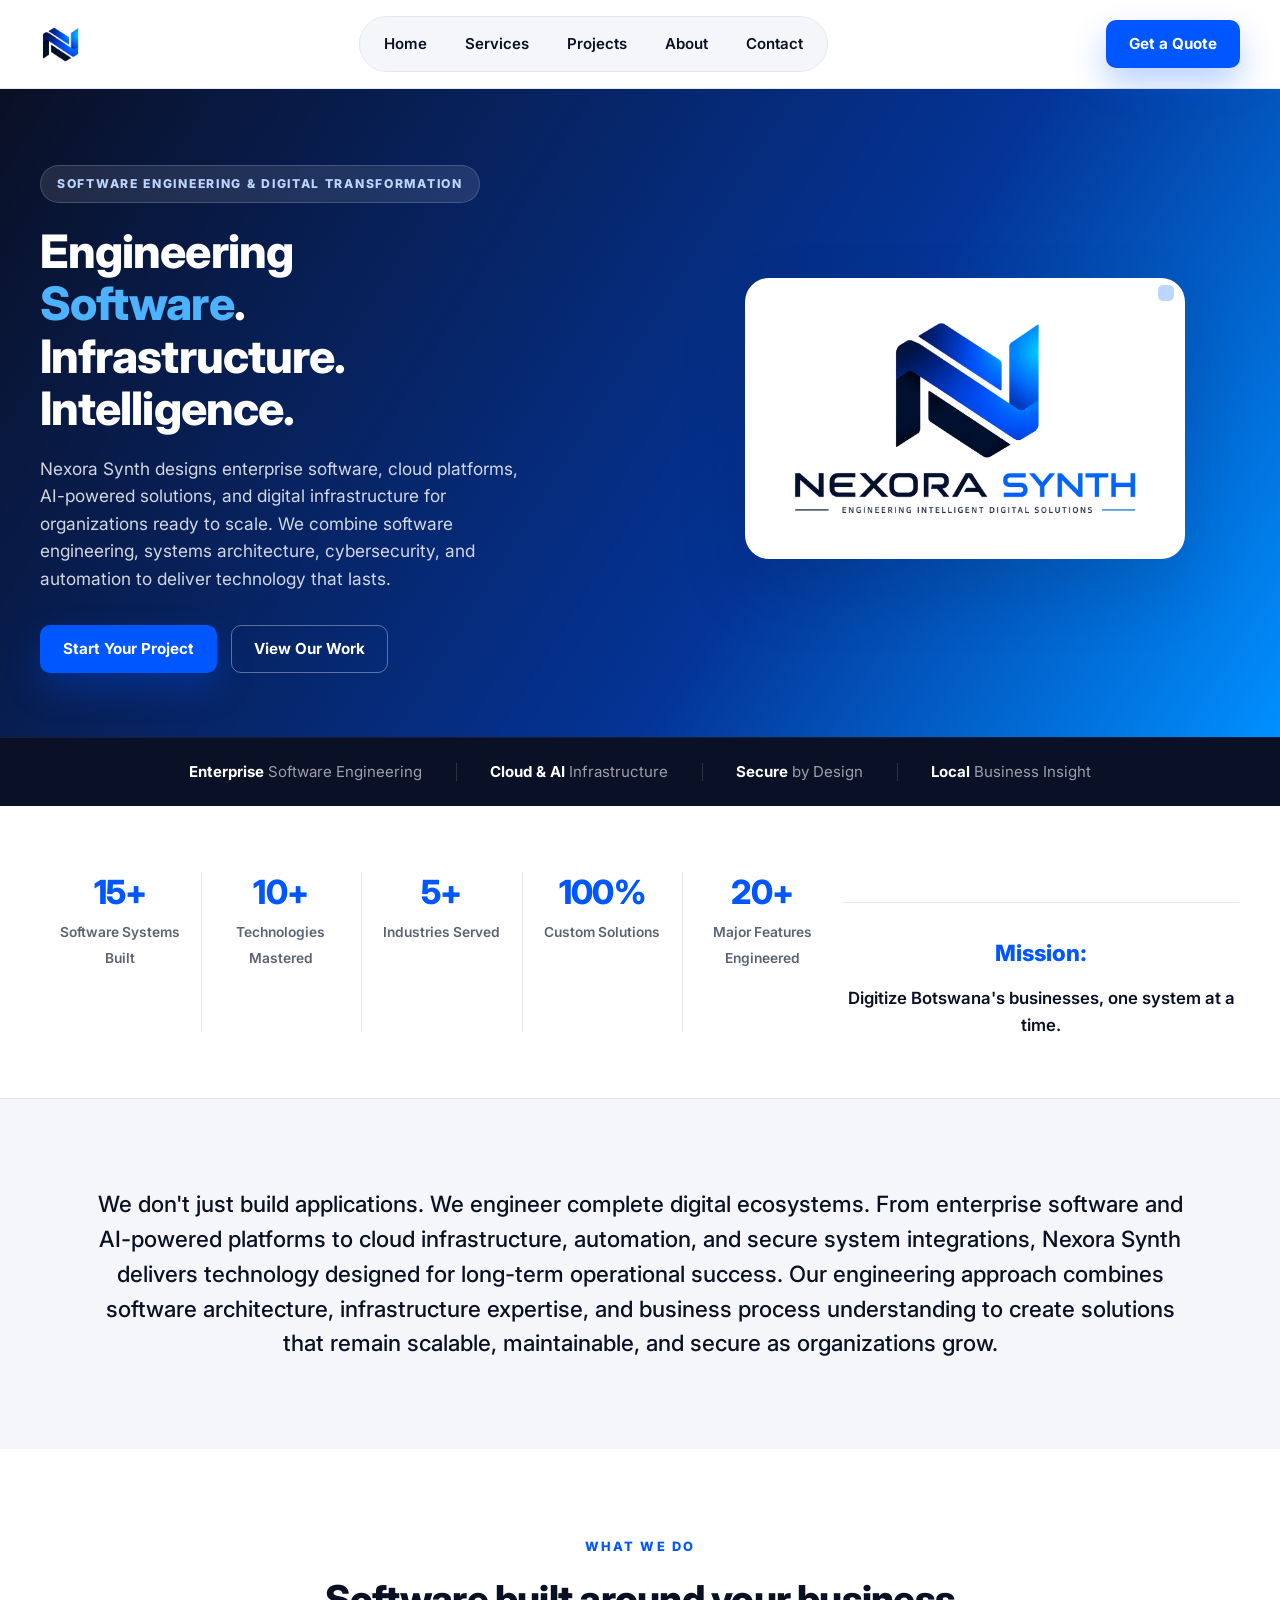
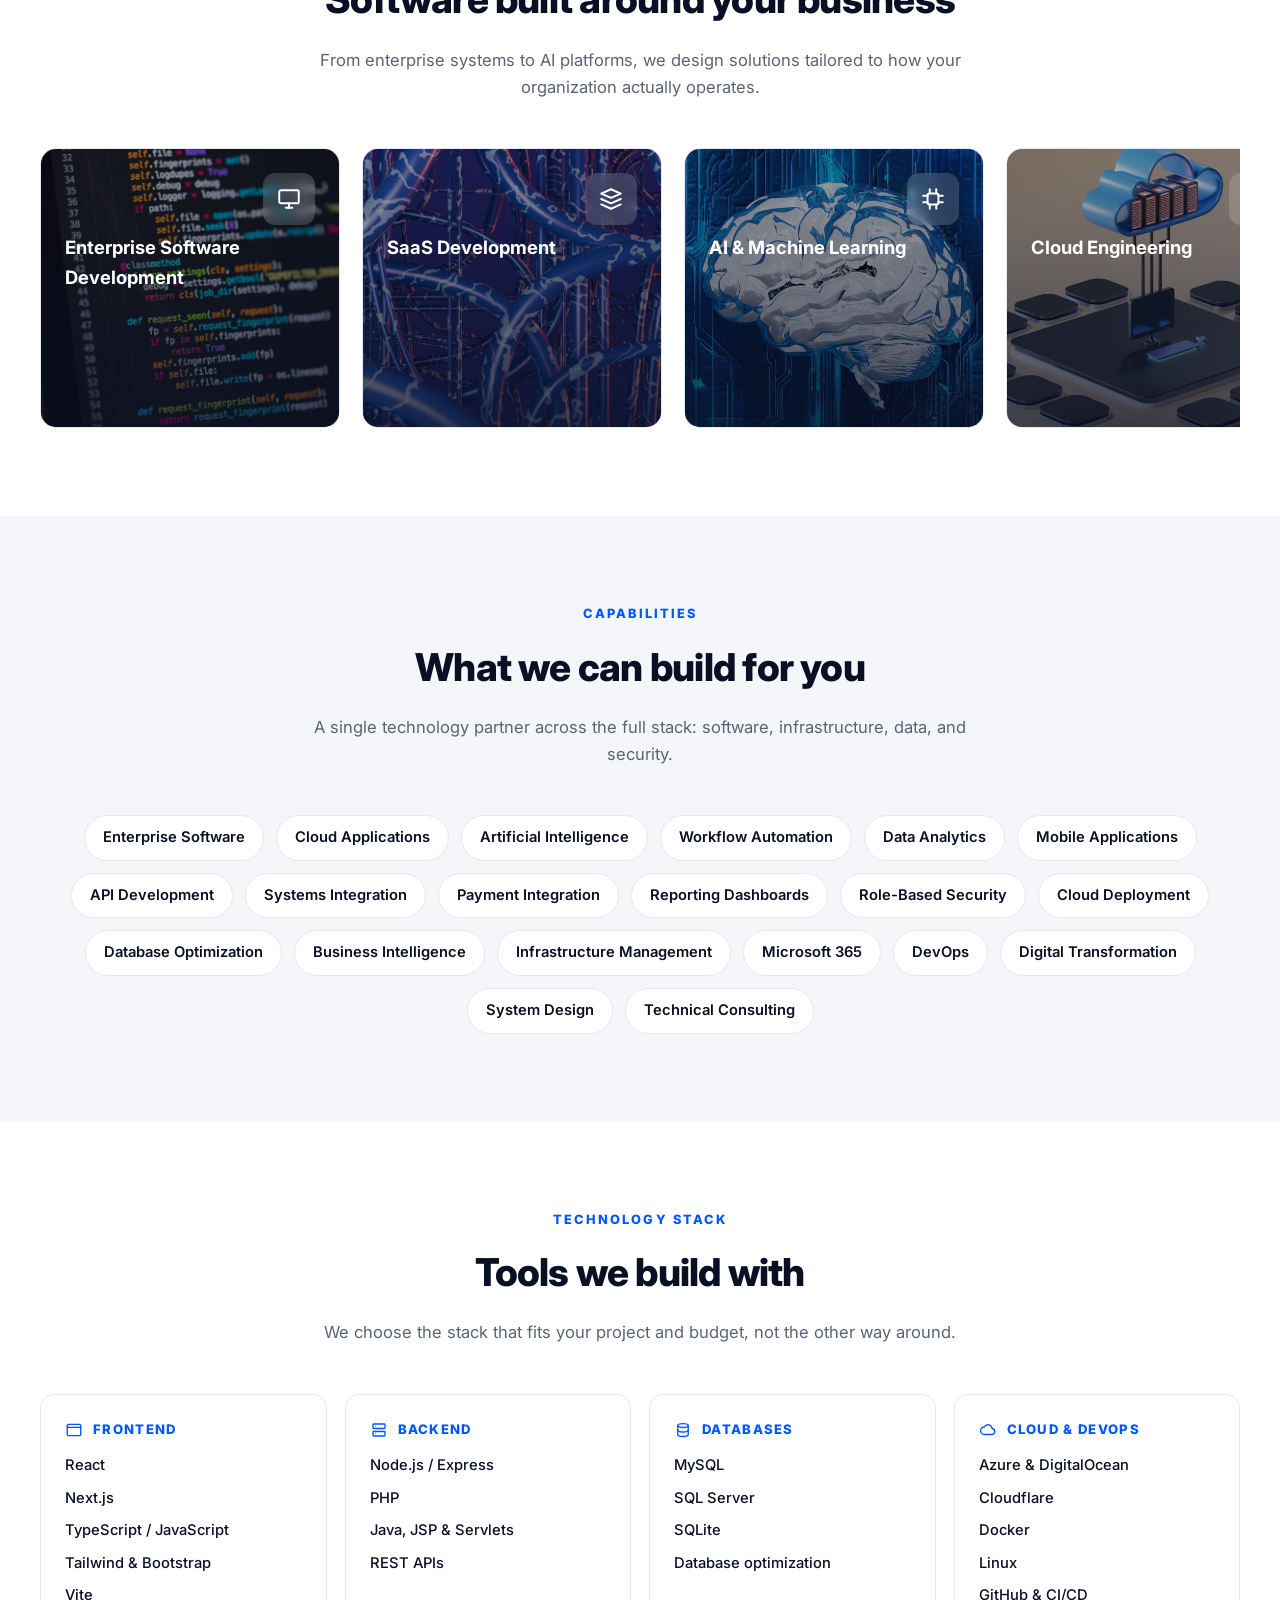
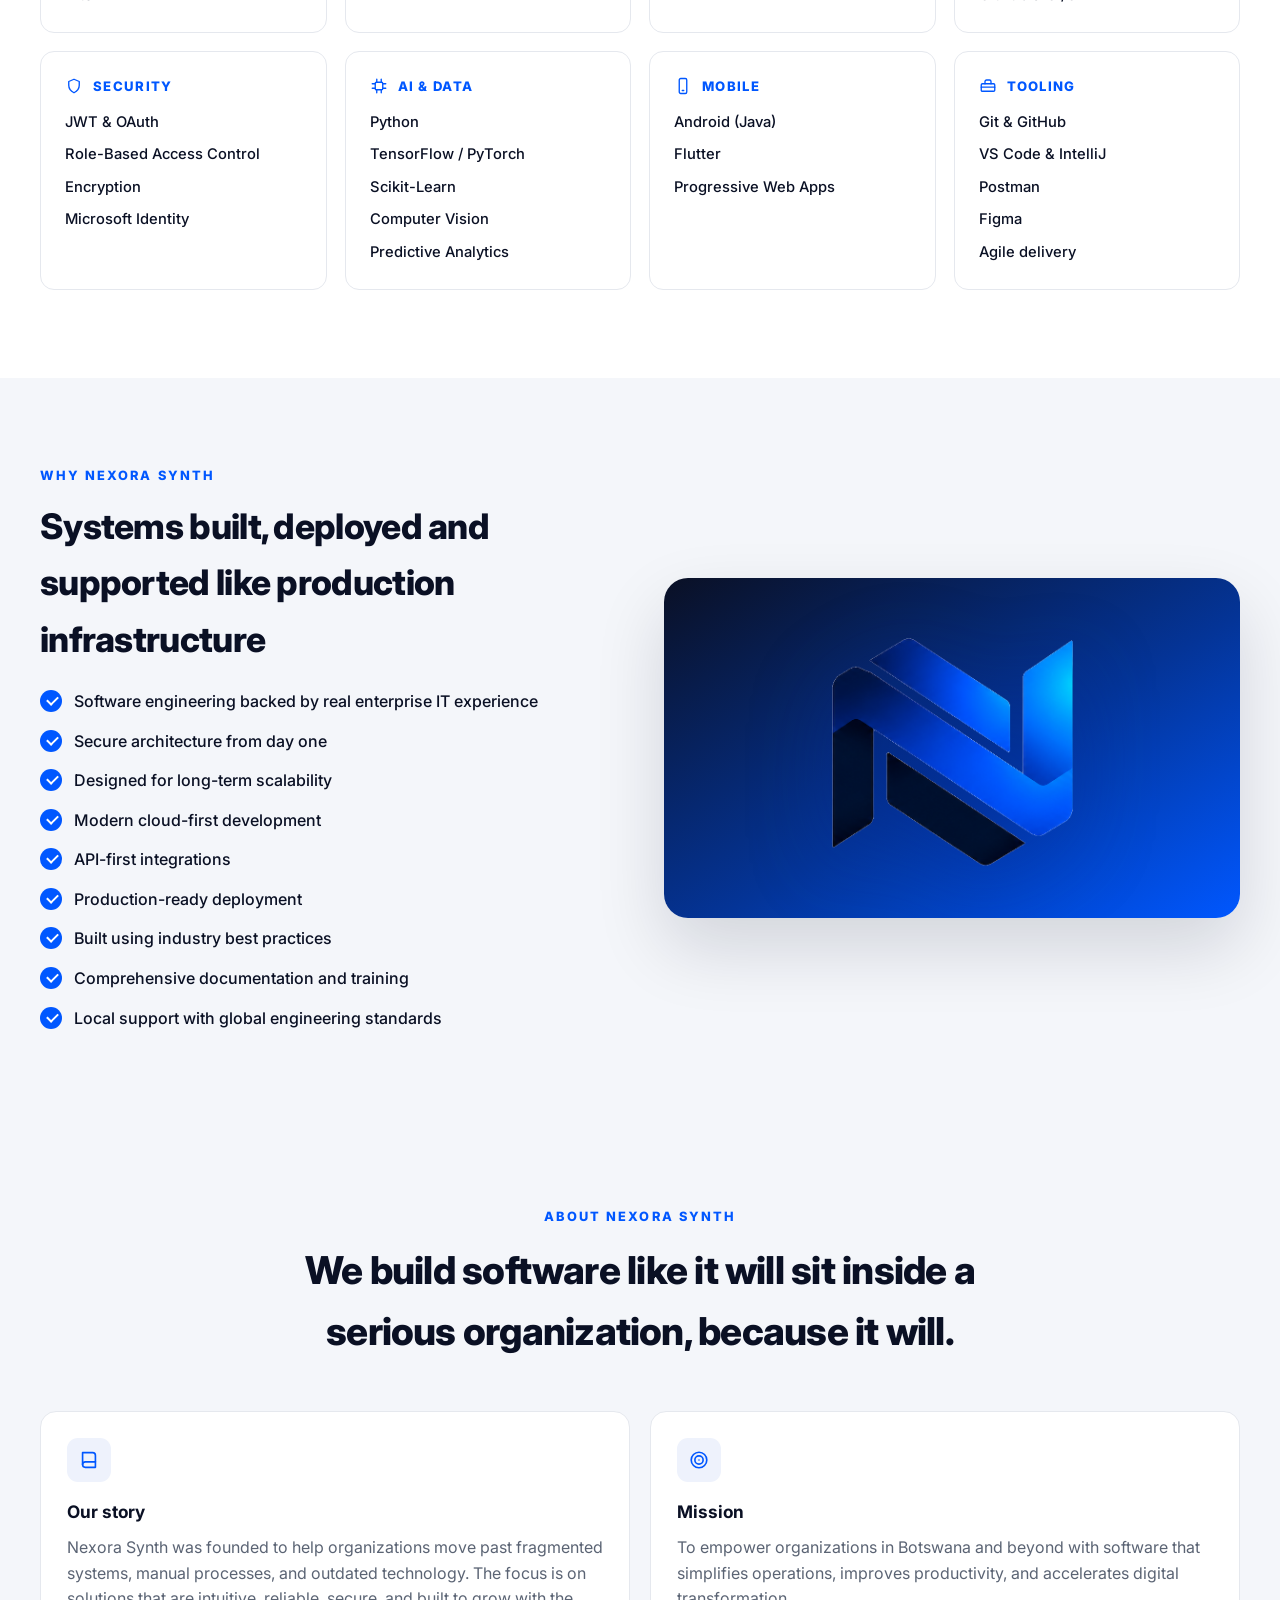
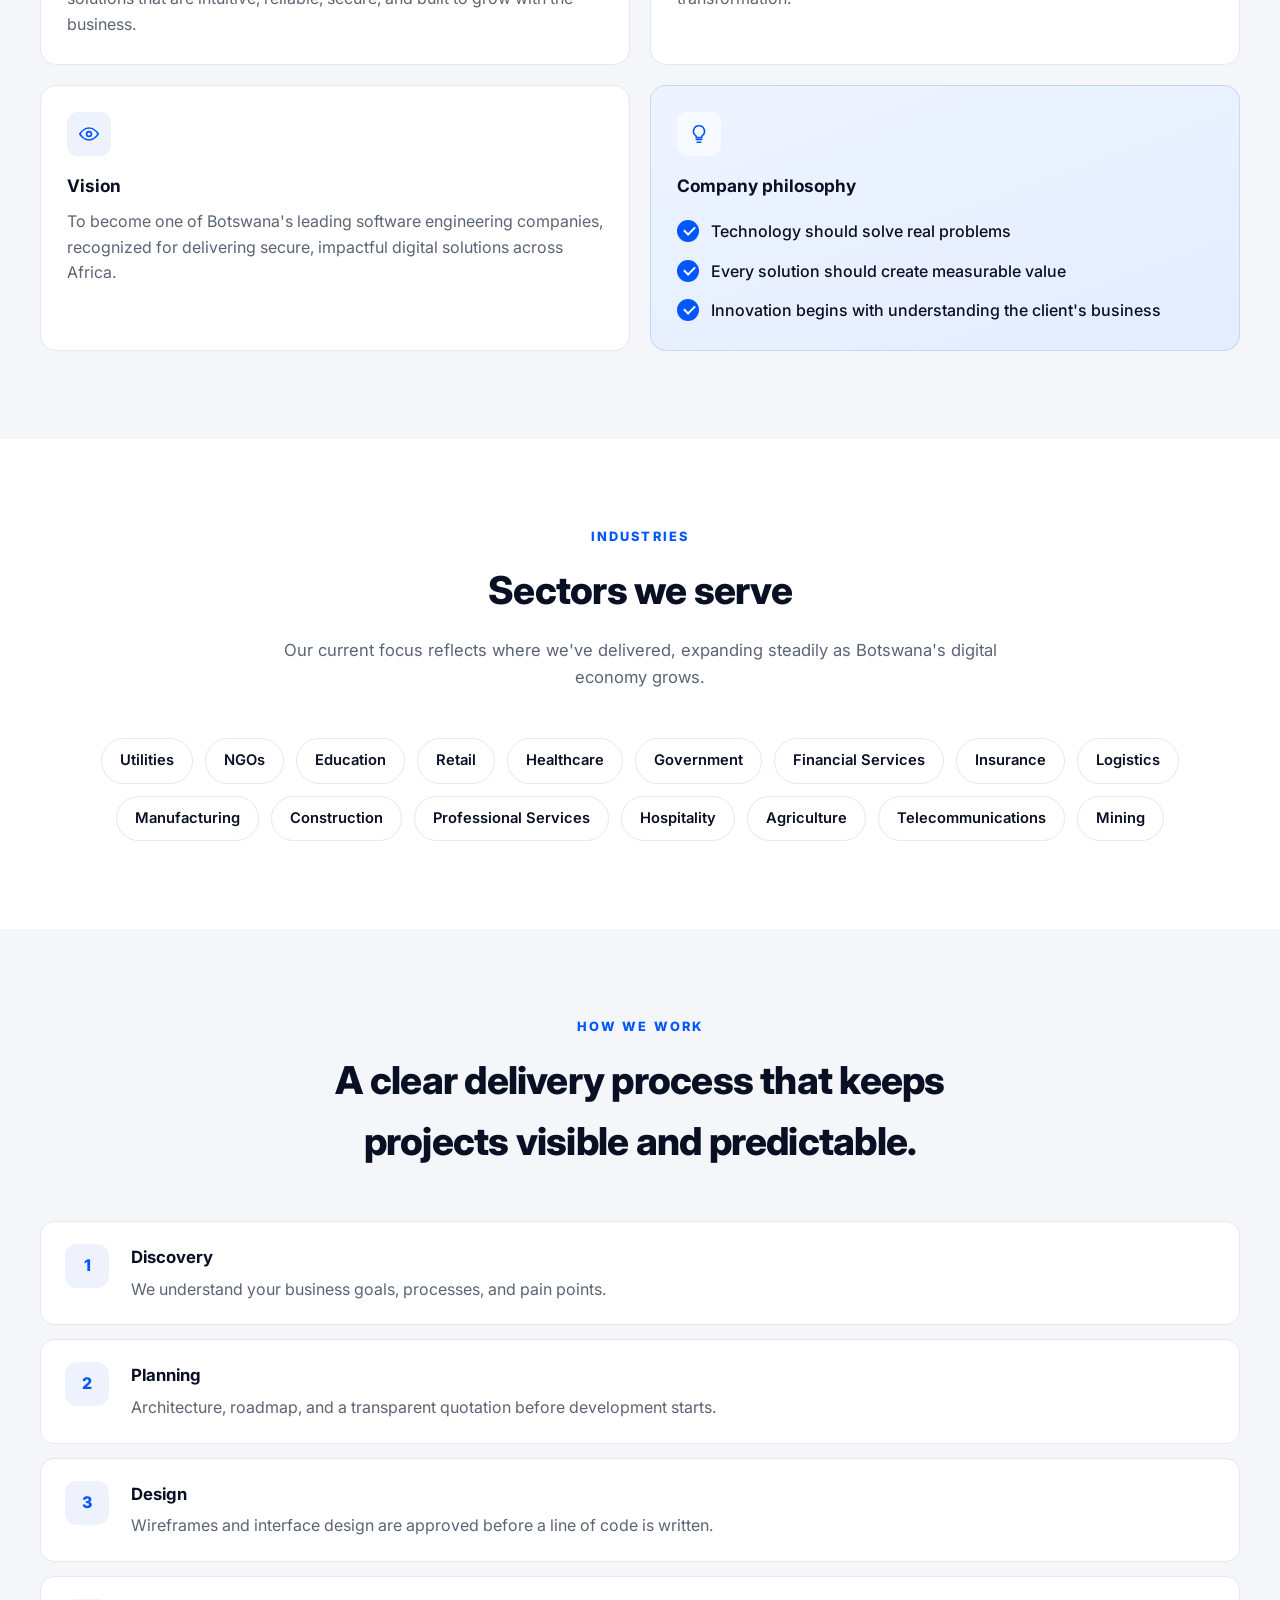
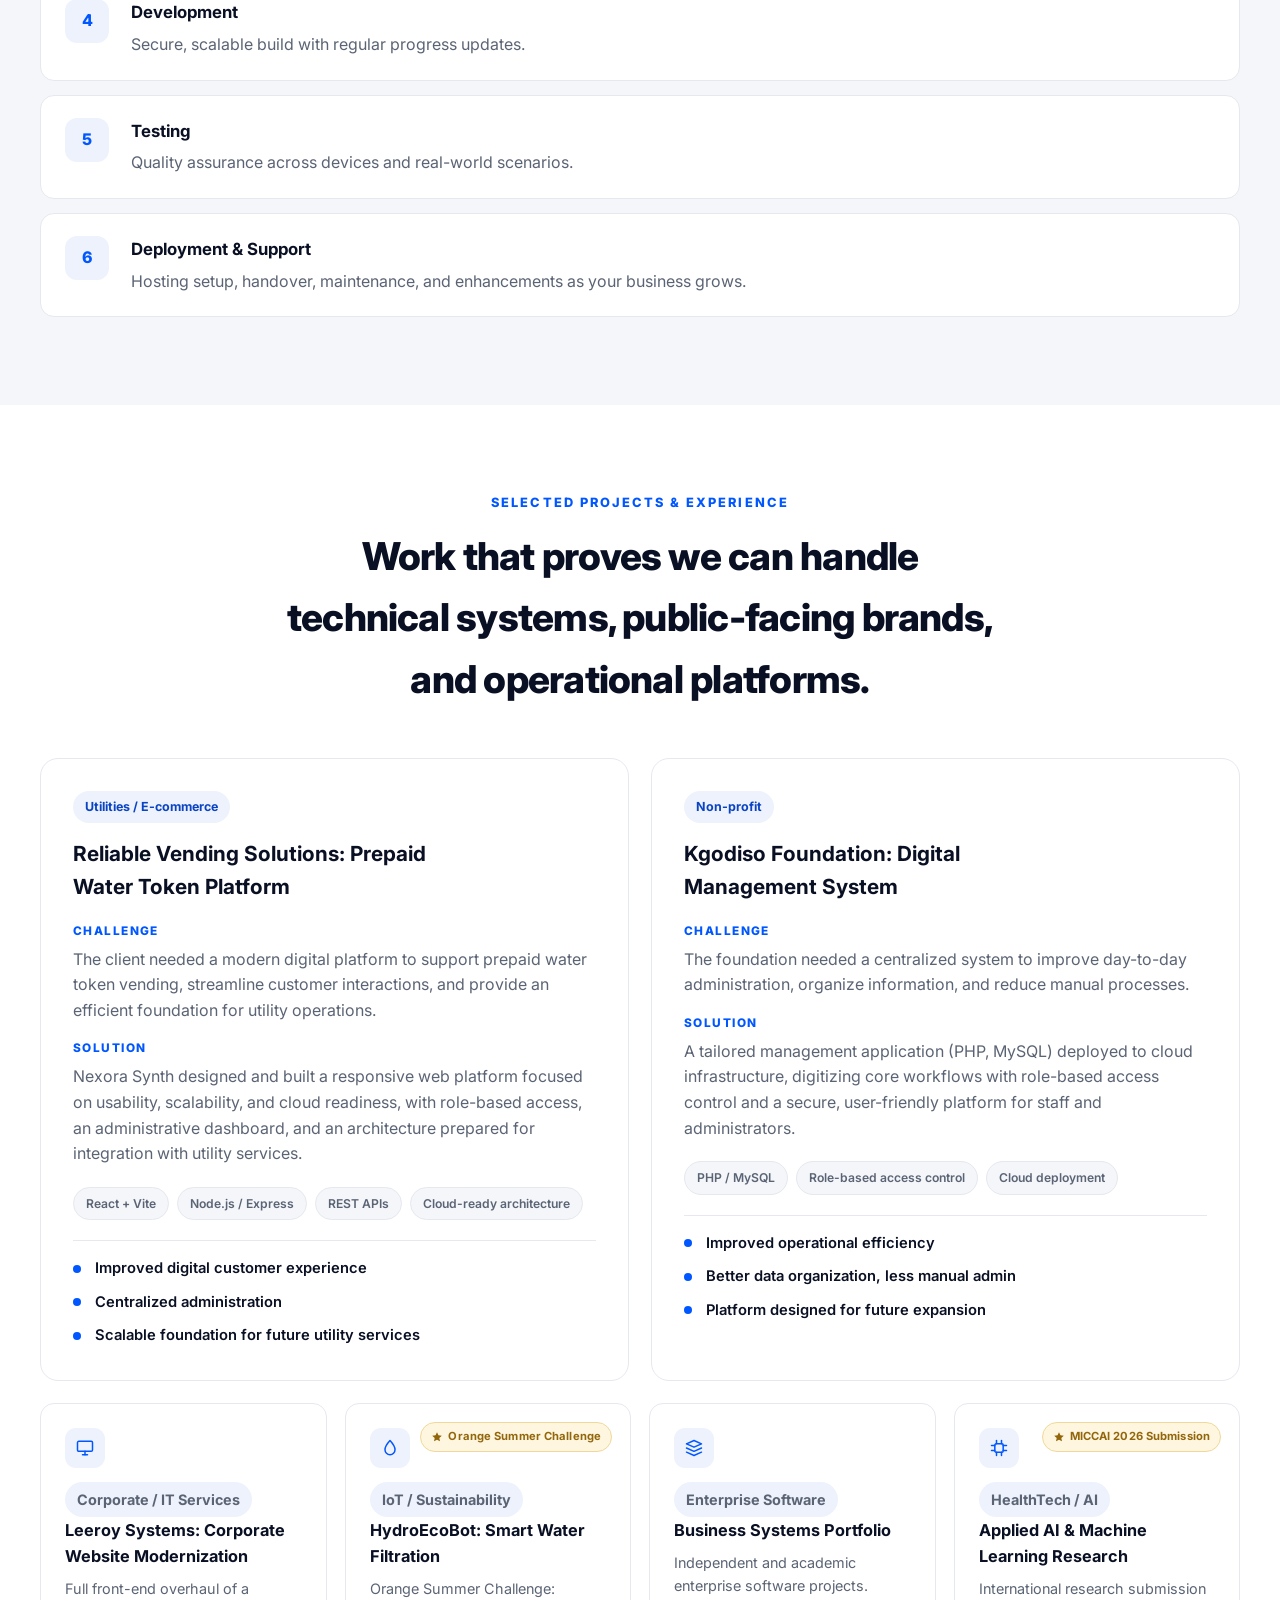
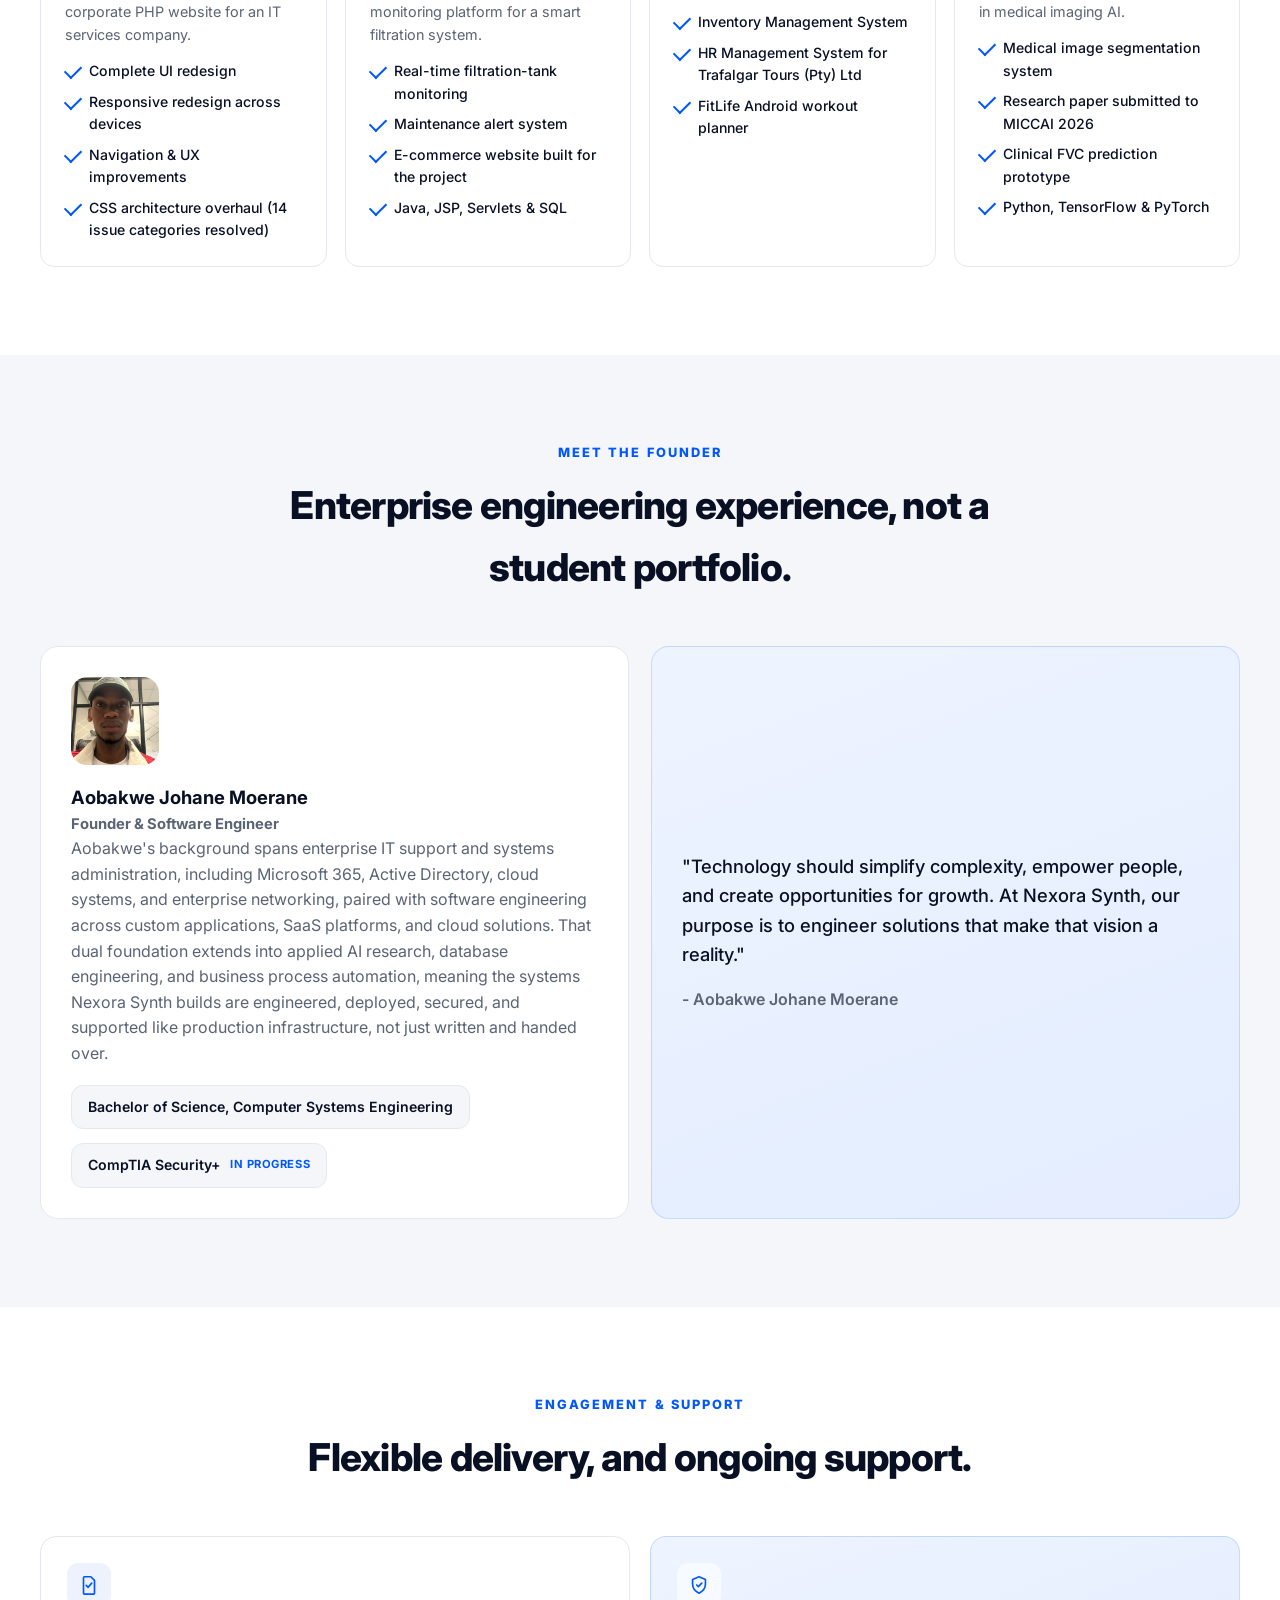
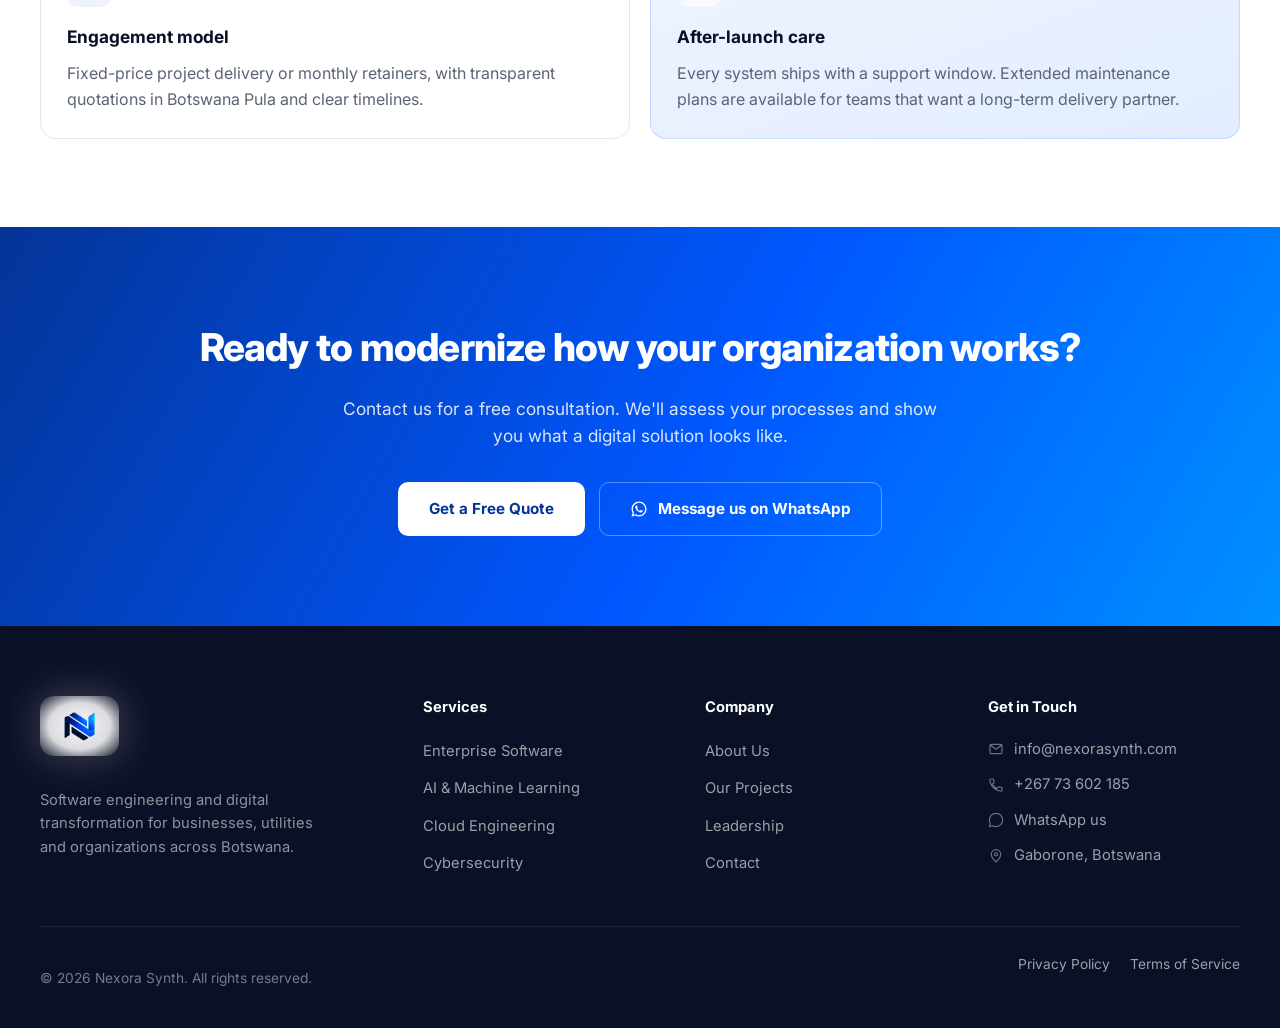
<file: index.html>
<!DOCTYPE html>
<html lang="en">
  <head>
    <meta charset="UTF-8" />
    <meta name="viewport" content="width=device-width, initial-scale=1.0" />
    <meta
      name="description"
      content="Nexora Synth is a Botswana-based software engineering and digital transformation company delivering enterprise software, cloud platforms, AI solutions, and secure infrastructure."
    />
    <title>Nexora Synth | Software Engineering & Digital Transformation</title>

    <link rel="icon" type="image/png" sizes="32x32" href="assets/favicon-32.png" />
    <link rel="icon" type="image/png" sizes="512x512" href="assets/icon-512.png" />
    <link rel="apple-touch-icon" href="assets/apple-touch-icon.png" />

    <meta property="og:type" content="website" />
    <meta property="og:site_name" content="Nexora Synth" />
    <meta property="og:title" content="Nexora Synth | Software Engineering & Digital Transformation" />
    <meta
      property="og:description"
      content="Enterprise software, cloud platforms, AI solutions, and secure infrastructure for organizations ready to scale."
    />
    <meta property="og:image" content="assets/og-image.jpg" />
    <meta name="twitter:card" content="summary_large_image" />
    <meta name="twitter:title" content="Nexora Synth | Software Engineering & Digital Transformation" />
    <meta
      name="twitter:description"
      content="Enterprise software, cloud platforms, AI solutions, and secure infrastructure for organizations ready to scale."
    />
    <meta name="twitter:image" content="assets/og-image.jpg" />
    <meta name="theme-color" content="#0a1025" />

    <link rel="preconnect" href="https://fonts.googleapis.com" />
    <link rel="preconnect" href="https://fonts.gstatic.com" crossorigin />
    <link
      href="https://fonts.googleapis.com/css2?family=Space+Grotesk:wght@400;500;600;700;800&family=Inter:wght@400;500;600;700;800&display=swap"
      rel="stylesheet"
    />
    <link rel="stylesheet" href="styles.css" />
  </head>
  <body>
    <header class="site-header">
      <div class="wrap">
        <a class="brand-mark" href="#top" aria-label="Nexora Synth home">
          <img src="assets/logo-web.png" alt="Nexora Synth" />
        </a>
        <div class="header-actions">
          <button class="nav-toggle" type="button" aria-label="Toggle menu" aria-expanded="false" aria-controls="primary-nav">
            <svg class="icon-open" viewBox="0 0 24 24" fill="none" stroke="currentColor" stroke-width="1.8" stroke-linecap="round"><line x1="4" y1="7" x2="20" y2="7" /><line x1="4" y1="12" x2="20" y2="12" /><line x1="4" y1="17" x2="20" y2="17" /></svg>
            <svg class="icon-close" viewBox="0 0 24 24" fill="none" stroke="currentColor" stroke-width="1.8" stroke-linecap="round"><line x1="6" y1="6" x2="18" y2="18" /><line x1="18" y1="6" x2="6" y2="18" /></svg>
          </button>
          <nav class="site-nav" id="primary-nav" aria-label="Primary">
            <a href="#top">Home</a>
            <a href="#services">Services</a>
            <a href="#work">Projects</a>
            <a href="#about">About</a>
            <a href="#contact">Contact</a>
          </nav>
          <a class="button button-primary" href="quote.html">Get a Quote</a>
        </div>
      </div>
    </header>

    <main id="top">
      <section class="hero">
        <div class="wrap">
          <div class="reveal">
            <p class="hero-badge">Software Engineering & Digital Transformation</p>
            <h1>Engineering <em>Software</em>. Infrastructure. Intelligence.</h1>
            <p class="lede">
              Nexora Synth designs enterprise software, cloud platforms, AI-powered solutions, and digital infrastructure for organizations ready to scale. We combine software engineering, systems architecture, cybersecurity, and automation to deliver technology that lasts.
            </p>
            <div class="hero-actions">
              <a class="button button-primary" href="quote.html">Start Your Project</a>
              <a class="button button-outline" href="#work">View Our Work</a>
            </div>
          </div>
          <div class="hero-art reveal">
            <span class="dot dot-one"></span>
            <span class="dot dot-two"></span>
            <div class="hero-logo-panel">
              <img src="assets/logo-source.png" alt="Nexora Synth — Engineering Intelligent Digital Solutions" width="1138" height="671" />
            </div>
          </div>
        </div>
      </section>

      <div class="trust-strip">
        <div class="wrap">
          <span><b>Enterprise</b> Software Engineering</span>
          <span><b>Cloud & AI</b> Infrastructure</span>
          <span><b>Secure</b> by Design</span>
          <span><b>Local</b> Business Insight</span>
        </div>
      </div>

      <section class="stats">
        <div class="wrap">
          <div class="stats-grid reveal">
            <article>
              <strong>15+</strong>
              <span>Software Systems Built</span>
            </article>
            <article>
              <strong>10+</strong>
              <span>Technologies Mastered</span>
            </article>
            <article>
              <strong>5+</strong>
              <span>Industries Served</span>
            </article>
            <article>
              <strong>100%</strong>
              <span>Custom Solutions</span>
            </article>
            <article>
              <strong>20+</strong>
              <span>Major Features Engineered</span>
            </article>
          </div>
          <div class="mission-line reveal">
            <strong>Mission:</strong>
            <span>Digitize Botswana's businesses, one system at a time.</span>
          </div>
        </div>
      </section>

      <section class="value-prop section">
        <div class="wrap">
          <p class="reveal">
            We don't just build applications. We engineer complete digital ecosystems. From enterprise software and AI-powered platforms to cloud infrastructure, automation, and secure system integrations, Nexora Synth delivers technology designed for long-term operational success. Our engineering approach combines software architecture, infrastructure expertise, and business process understanding to create solutions that remain scalable, maintainable, and secure as organizations grow.
          </p>
        </div>
      </section>

      <section id="services" class="section">
        <div class="wrap">
          <div class="section-heading reveal">
            <span class="eyebrow">What we do</span>
            <h2>Software built around your business</h2>
            <p>From enterprise systems to AI platforms, we design solutions tailored to how your organization actually operates.</p>
          </div>
          <div class="services-grid reveal">
            <article class="service-card" style="--card-img: url('assets/services/enterprise-software.jpg')">
              <div class="service-icon">
                <svg viewBox="0 0 24 24" fill="none" stroke="currentColor" stroke-width="1.8" stroke-linecap="round" stroke-linejoin="round">
                  <rect x="3" y="4" width="18" height="12" rx="1.5" />
                  <line x1="9" y1="20" x2="15" y2="20" />
                  <line x1="12" y1="16" x2="12" y2="20" />
                </svg>
              </div>
              <h3>Enterprise Software Development</h3>
              <p>Custom enterprise systems that automate operations, improve visibility, and scale with organizational growth.</p>
            </article>
            <article class="service-card" style="--card-img: url('assets/services/saas.jpg')">
              <div class="service-icon">
                <svg viewBox="0 0 24 24" fill="none" stroke="currentColor" stroke-width="1.8" stroke-linecap="round" stroke-linejoin="round">
                  <polyline points="3,7 12,3 21,7 12,11 3,7" />
                  <polyline points="3,12 12,16 21,12" />
                  <polyline points="3,17 12,21 21,17" />
                </svg>
              </div>
              <h3>SaaS Development</h3>
              <p>Subscription-based cloud platforms with authentication, billing, APIs, and multi-tenant architecture.</p>
            </article>
            <article class="service-card" style="--card-img: url('assets/services/ai-ml.jpg')">
              <div class="service-icon">
                <svg viewBox="0 0 24 24" fill="none" stroke="currentColor" stroke-width="1.8" stroke-linecap="round" stroke-linejoin="round">
                  <rect x="7" y="7" width="10" height="10" rx="1.5" />
                  <line x1="9" y1="3" x2="9" y2="7" /><line x1="15" y1="3" x2="15" y2="7" />
                  <line x1="9" y1="17" x2="9" y2="21" /><line x1="15" y1="17" x2="15" y2="21" />
                  <line x1="3" y1="9" x2="7" y2="9" /><line x1="3" y1="15" x2="7" y2="15" />
                  <line x1="17" y1="9" x2="21" y2="9" /><line x1="17" y1="15" x2="21" y2="15" />
                </svg>
              </div>
              <h3>AI & Machine Learning</h3>
              <p>Predictive analytics, intelligent automation, computer vision, forecasting, and AI integrations.</p>
            </article>
            <article class="service-card" style="--card-img: url('assets/services/cloud.jpg')">
              <div class="service-icon">
                <svg viewBox="0 0 24 24" fill="none" stroke="currentColor" stroke-width="1.8" stroke-linecap="round" stroke-linejoin="round">
                  <path d="M7 18h10a4 4 0 0 0 .5-7.97A5.5 5.5 0 0 0 7.1 8.04 4.5 4.5 0 0 0 7 18Z" />
                </svg>
              </div>
              <h3>Cloud Engineering</h3>
              <p>Cloud deployment, containerization, CI/CD pipelines, monitoring, backups, and scaling.</p>
            </article>
            <article class="service-card" style="--card-img: url('assets/services/api.jpg')">
              <div class="service-icon">
                <svg viewBox="0 0 24 24" fill="none" stroke="currentColor" stroke-width="1.8" stroke-linecap="round" stroke-linejoin="round">
                  <circle cx="6" cy="6" r="3" /><circle cx="18" cy="18" r="3" />
                  <line x1="8.1" y1="8.1" x2="15.9" y2="15.9" />
                </svg>
              </div>
              <h3>API Development & Integrations</h3>
              <p>Payment gateways, SMS, email, WhatsApp, government APIs, third-party services, and IoT devices.</p>
            </article>
            <article class="service-card" style="--card-img: url('assets/services/database.jpg')">
              <div class="service-icon">
                <svg viewBox="0 0 24 24" fill="none" stroke="currentColor" stroke-width="1.8" stroke-linecap="round" stroke-linejoin="round">
                  <ellipse cx="12" cy="6" rx="7" ry="2.6" />
                  <path d="M5 6v6c0 1.4 3.1 2.6 7 2.6s7-1.2 7-2.6V6" />
                  <path d="M5 12v6c0 1.4 3.1 2.6 7 2.6s7-1.2 7-2.6v-6" />
                </svg>
              </div>
              <h3>Database Engineering</h3>
              <p>Relational database design, performance tuning, normalization, stored procedures, migration, and analytics.</p>
            </article>
            <article class="service-card" style="--card-img: url('assets/services/mobile.jpg')">
              <div class="service-icon">
                <svg viewBox="0 0 24 24" fill="none" stroke="currentColor" stroke-width="1.8" stroke-linecap="round" stroke-linejoin="round">
                  <rect x="7" y="2" width="10" height="20" rx="2" />
                  <line x1="11" y1="18" x2="13" y2="18" />
                </svg>
              </div>
              <h3>Mobile Application Development</h3>
              <p>Android applications, Flutter, progressive web apps, and cross-platform systems.</p>
            </article>
            <article class="service-card" style="--card-img: url('assets/services/it-infrastructure.jpg')">
              <div class="service-icon">
                <svg viewBox="0 0 24 24" fill="none" stroke="currentColor" stroke-width="1.8" stroke-linecap="round" stroke-linejoin="round">
                  <rect x="4" y="4" width="16" height="6" rx="1" />
                  <rect x="4" y="14" width="16" height="6" rx="1" />
                  <circle cx="7.5" cy="7" r="0.9" fill="currentColor" stroke="none" />
                  <circle cx="7.5" cy="17" r="0.9" fill="currentColor" stroke="none" />
                </svg>
              </div>
              <h3>IT Infrastructure</h3>
              <p>Microsoft 365, Active Directory, network administration, file servers, virtualization, and identity management.</p>
            </article>
            <article class="service-card" style="--card-img: url('assets/services/cybersecurity.jpg')">
              <div class="service-icon">
                <svg viewBox="0 0 24 24" fill="none" stroke="currentColor" stroke-width="1.8" stroke-linecap="round" stroke-linejoin="round">
                  <path d="M12 3l7 3v5c0 4.5-3 8-7 10-4-2-7-5.5-7-10V6l7-3Z" />
                </svg>
              </div>
              <h3>Cybersecurity</h3>
              <p>Role-based access control, authentication, authorization, encryption, and security audits.</p>
            </article>
            <article class="service-card" style="--card-img: url('assets/services/automation.jpg')">
              <div class="service-icon">
                <svg viewBox="0 0 24 24" fill="none" stroke="currentColor" stroke-width="1.8" stroke-linecap="round" stroke-linejoin="round">
                  <path d="M4 12a8 8 0 0 1 14-5.3M20 4v4h-4" />
                  <path d="M20 12a8 8 0 0 1-14 5.3M4 20v-4h4" />
                </svg>
              </div>
              <h3>Business Process Automation</h3>
              <p>Document management, workflow approvals, inventory automation, reporting, and task management.</p>
            </article>
            <article class="service-card" style="--card-img: url('assets/services/support.jpg')">
              <div class="service-icon">
                <svg viewBox="0 0 24 24" fill="none" stroke="currentColor" stroke-width="1.8" stroke-linecap="round" stroke-linejoin="round">
                  <circle cx="12" cy="12" r="8" />
                  <circle cx="12" cy="12" r="3" />
                  <line x1="12" y1="4" x2="12" y2="9" /><line x1="12" y1="15" x2="12" y2="20" />
                  <line x1="4" y1="12" x2="9" y2="12" /><line x1="15" y1="12" x2="20" y2="12" />
                </svg>
              </div>
              <h3>Technical Support & Maintenance</h3>
              <p>Application support, infrastructure monitoring, security updates, and performance optimization.</p>
            </article>
          </div>
        </div>
      </section>

      <section class="section" style="background:var(--bg-grey);">
        <div class="wrap">
          <div class="section-heading reveal">
            <span class="eyebrow">Capabilities</span>
            <h2>What we can build for you</h2>
            <p>A single technology partner across the full stack: software, infrastructure, data, and security.</p>
          </div>
          <div class="chip-cloud reveal">
            <span>Enterprise Software</span>
            <span>Cloud Applications</span>
            <span>Artificial Intelligence</span>
            <span>Workflow Automation</span>
            <span>Data Analytics</span>
            <span>Mobile Applications</span>
            <span>API Development</span>
            <span>Systems Integration</span>
            <span>Payment Integration</span>
            <span>Reporting Dashboards</span>
            <span>Role-Based Security</span>
            <span>Cloud Deployment</span>
            <span>Database Optimization</span>
            <span>Business Intelligence</span>
            <span>Infrastructure Management</span>
            <span>Microsoft 365</span>
            <span>DevOps</span>
            <span>Digital Transformation</span>
            <span>System Design</span>
            <span>Technical Consulting</span>
          </div>
        </div>
      </section>

      <section class="section">
        <div class="wrap">
          <div class="section-heading reveal">
            <span class="eyebrow">Technology stack</span>
            <h2>Tools we build with</h2>
            <p>We choose the stack that fits your project and budget, not the other way around.</p>
          </div>
          <div class="tech-stack-grid reveal">
            <article class="tech-card">
              <h3><svg viewBox="0 0 24 24" fill="none" stroke="currentColor" stroke-width="1.8" stroke-linecap="round" stroke-linejoin="round"><rect x="3" y="4.5" width="18" height="15" rx="1.5" /><line x1="3" y1="8.5" x2="21" y2="8.5" /><circle cx="5.6" cy="6.5" r="0.6" fill="currentColor" stroke="none" /></svg>Frontend</h3>
              <ul>
                <li>React</li>
                <li>Next.js</li>
                <li>TypeScript / JavaScript</li>
                <li>Tailwind & Bootstrap</li>
                <li>Vite</li>
              </ul>
            </article>
            <article class="tech-card">
              <h3><svg viewBox="0 0 24 24" fill="none" stroke="currentColor" stroke-width="1.8" stroke-linecap="round" stroke-linejoin="round"><rect x="4" y="4" width="16" height="6" rx="1" /><rect x="4" y="14" width="16" height="6" rx="1" /><circle cx="7.5" cy="7" r="0.8" fill="currentColor" stroke="none" /><circle cx="7.5" cy="17" r="0.8" fill="currentColor" stroke="none" /></svg>Backend</h3>
              <ul>
                <li>Node.js / Express</li>
                <li>PHP</li>
                <li>Java, JSP & Servlets</li>
                <li>REST APIs</li>
              </ul>
            </article>
            <article class="tech-card">
              <h3><svg viewBox="0 0 24 24" fill="none" stroke="currentColor" stroke-width="1.8" stroke-linecap="round" stroke-linejoin="round"><ellipse cx="12" cy="6" rx="7" ry="2.6" /><path d="M5 6v6c0 1.4 3.1 2.6 7 2.6s7-1.2 7-2.6V6" /><path d="M5 12v6c0 1.4 3.1 2.6 7 2.6s7-1.2 7-2.6v-6" /></svg>Databases</h3>
              <ul>
                <li>MySQL</li>
                <li>SQL Server</li>
                <li>SQLite</li>
                <li>Database optimization</li>
              </ul>
            </article>
            <article class="tech-card">
              <h3><svg viewBox="0 0 24 24" fill="none" stroke="currentColor" stroke-width="1.8" stroke-linecap="round" stroke-linejoin="round"><path d="M7 18h10a4 4 0 0 0 .5-7.97A5.5 5.5 0 0 0 7.1 8.04 4.5 4.5 0 0 0 7 18Z" /></svg>Cloud & DevOps</h3>
              <ul>
                <li>Azure & DigitalOcean</li>
                <li>Cloudflare</li>
                <li>Docker</li>
                <li>Linux</li>
                <li>GitHub & CI/CD</li>
              </ul>
            </article>
            <article class="tech-card">
              <h3><svg viewBox="0 0 24 24" fill="none" stroke="currentColor" stroke-width="1.8" stroke-linecap="round" stroke-linejoin="round"><path d="M12 3l7 3v5c0 4.5-3 8-7 10-4-2-7-5.5-7-10V6l7-3Z" /></svg>Security</h3>
              <ul>
                <li>JWT & OAuth</li>
                <li>Role-Based Access Control</li>
                <li>Encryption</li>
                <li>Microsoft Identity</li>
              </ul>
            </article>
            <article class="tech-card">
              <h3><svg viewBox="0 0 24 24" fill="none" stroke="currentColor" stroke-width="1.8" stroke-linecap="round" stroke-linejoin="round"><rect x="7" y="7" width="10" height="10" rx="1.5" /><line x1="9" y1="3" x2="9" y2="7" /><line x1="15" y1="3" x2="15" y2="7" /><line x1="9" y1="17" x2="9" y2="21" /><line x1="15" y1="17" x2="15" y2="21" /><line x1="3" y1="9" x2="7" y2="9" /><line x1="3" y1="15" x2="7" y2="15" /><line x1="17" y1="9" x2="21" y2="9" /><line x1="17" y1="15" x2="21" y2="15" /></svg>AI & Data</h3>
              <ul>
                <li>Python</li>
                <li>TensorFlow / PyTorch</li>
                <li>Scikit-Learn</li>
                <li>Computer Vision</li>
                <li>Predictive Analytics</li>
              </ul>
            </article>
            <article class="tech-card">
              <h3><svg viewBox="0 0 24 24" fill="none" stroke="currentColor" stroke-width="1.8" stroke-linecap="round" stroke-linejoin="round"><rect x="7" y="2" width="10" height="20" rx="2" /><line x1="11" y1="18" x2="13" y2="18" /></svg>Mobile</h3>
              <ul>
                <li>Android (Java)</li>
                <li>Flutter</li>
                <li>Progressive Web Apps</li>
              </ul>
            </article>
            <article class="tech-card">
              <h3><svg viewBox="0 0 24 24" fill="none" stroke="currentColor" stroke-width="1.8" stroke-linecap="round" stroke-linejoin="round"><rect x="3" y="9" width="18" height="10" rx="1.5" /><path d="M8 9V6a2 2 0 0 1 2-2h4a2 2 0 0 1 2 2v3" /><line x1="3" y1="13.5" x2="21" y2="13.5" /></svg>Tooling</h3>
              <ul>
                <li>Git & GitHub</li>
                <li>VS Code & IntelliJ</li>
                <li>Postman</li>
                <li>Figma</li>
                <li>Agile delivery</li>
              </ul>
            </article>
          </div>
        </div>
      </section>

      <section class="why-us section">
        <div class="wrap">
          <div class="why-split">
            <div class="reveal">
              <span class="eyebrow">Why Nexora Synth</span>
              <h2>Systems built, deployed and supported like production infrastructure</h2>
              <ul class="checklist">
                <li>Software engineering backed by real enterprise IT experience</li>
                <li>Secure architecture from day one</li>
                <li>Designed for long-term scalability</li>
                <li>Modern cloud-first development</li>
                <li>API-first integrations</li>
                <li>Production-ready deployment</li>
                <li>Built using industry best practices</li>
                <li>Comprehensive documentation and training</li>
                <li>Local support with global engineering standards</li>
              </ul>
            </div>
            <div class="why-panel reveal">
              <img src="assets/icon-source.png" alt="" />
            </div>
          </div>
        </div>
      </section>

      <section id="about" class="section" style="background:var(--bg-grey);">
        <div class="wrap">
          <div class="section-heading reveal">
            <span class="eyebrow">About Nexora Synth</span>
            <h2>We build software like it will sit inside a serious organization, because it will.</h2>
          </div>
          <div class="content-grid reveal">
            <article class="flat-card">
              <div class="card-icon">
                <svg viewBox="0 0 24 24" fill="none" stroke="currentColor" stroke-width="1.8" stroke-linecap="round" stroke-linejoin="round">
                  <path d="M5 4h11a3 3 0 0 1 3 3v13H8a3 3 0 0 1-3-3V4Z" />
                  <path d="M5 17a3 3 0 0 1 3-3h11" />
                </svg>
              </div>
              <h3>Our story</h3>
              <p>Nexora Synth was founded to help organizations move past fragmented systems, manual processes, and outdated technology. The focus is on solutions that are intuitive, reliable, secure, and built to grow with the business.</p>
            </article>
            <article class="flat-card">
              <div class="card-icon">
                <svg viewBox="0 0 24 24" fill="none" stroke="currentColor" stroke-width="1.8" stroke-linecap="round" stroke-linejoin="round">
                  <circle cx="12" cy="12" r="8.5" />
                  <circle cx="12" cy="12" r="4.5" />
                  <circle cx="12" cy="12" r="0.9" fill="currentColor" stroke="none" />
                </svg>
              </div>
              <h3>Mission</h3>
              <p>To empower organizations in Botswana and beyond with software that simplifies operations, improves productivity, and accelerates digital transformation.</p>
            </article>
            <article class="flat-card">
              <div class="card-icon">
                <svg viewBox="0 0 24 24" fill="none" stroke="currentColor" stroke-width="1.8" stroke-linecap="round" stroke-linejoin="round">
                  <path d="M2 12s3.8-6.5 10-6.5S22 12 22 12s-3.8 6.5-10 6.5S2 12 2 12Z" />
                  <circle cx="12" cy="12" r="2.6" />
                </svg>
              </div>
              <h3>Vision</h3>
              <p>To become one of Botswana's leading software engineering companies, recognized for delivering secure, impactful digital solutions across Africa.</p>
            </article>
            <article class="flat-card accent">
              <div class="card-icon">
                <svg viewBox="0 0 24 24" fill="none" stroke="currentColor" stroke-width="1.8" stroke-linecap="round" stroke-linejoin="round">
                  <path d="M9 18h6M10 21h4" />
                  <path d="M12 3a6 6 0 0 0-3.6 10.8c.4.3.6.8.6 1.3V16h6v-.9c0-.5.2-1 .6-1.3A6 6 0 0 0 12 3Z" />
                </svg>
              </div>
              <h3>Company philosophy</h3>
              <ul class="checklist">
                <li>Technology should solve real problems</li>
                <li>Every solution should create measurable value</li>
                <li>Innovation begins with understanding the client's business</li>
              </ul>
            </article>
          </div>
        </div>
      </section>

      <section class="section">
        <div class="wrap">
          <div class="section-heading reveal">
            <span class="eyebrow">Industries</span>
            <h2>Sectors we serve</h2>
            <p>Our current focus reflects where we've delivered, expanding steadily as Botswana's digital economy grows.</p>
          </div>
          <div class="chip-cloud reveal">
            <span>Utilities</span>
            <span>NGOs</span>
            <span>Education</span>
            <span>Retail</span>
            <span>Healthcare</span>
            <span>Government</span>
            <span>Financial Services</span>
            <span>Insurance</span>
            <span>Logistics</span>
            <span>Manufacturing</span>
            <span>Construction</span>
            <span>Professional Services</span>
            <span>Hospitality</span>
            <span>Agriculture</span>
            <span>Telecommunications</span>
            <span>Mining</span>
          </div>
        </div>
      </section>

      <section id="process" class="section" style="background:var(--bg-grey);">
        <div class="wrap">
          <div class="section-heading reveal">
            <span class="eyebrow">How we work</span>
            <h2>A clear delivery process that keeps projects visible and predictable.</h2>
          </div>
          <div class="process-list reveal">
            <div class="process-step">
              <span>1</span>
              <div>
                <h3>Discovery</h3>
                <p>We understand your business goals, processes, and pain points.</p>
              </div>
            </div>
            <div class="process-step">
              <span>2</span>
              <div>
                <h3>Planning</h3>
                <p>Architecture, roadmap, and a transparent quotation before development starts.</p>
              </div>
            </div>
            <div class="process-step">
              <span>3</span>
              <div>
                <h3>Design</h3>
                <p>Wireframes and interface design are approved before a line of code is written.</p>
              </div>
            </div>
            <div class="process-step">
              <span>4</span>
              <div>
                <h3>Development</h3>
                <p>Secure, scalable build with regular progress updates.</p>
              </div>
            </div>
            <div class="process-step">
              <span>5</span>
              <div>
                <h3>Testing</h3>
                <p>Quality assurance across devices and real-world scenarios.</p>
              </div>
            </div>
            <div class="process-step">
              <span>6</span>
              <div>
                <h3>Deployment & Support</h3>
                <p>Hosting setup, handover, maintenance, and enhancements as your business grows.</p>
              </div>
            </div>
          </div>
        </div>
      </section>

      <section id="work" class="section">
        <div class="wrap">
          <div class="section-heading reveal">
            <span class="eyebrow">Selected projects & experience</span>
            <h2>Work that proves we can handle technical systems, public-facing brands, and operational platforms.</h2>
          </div>

          <div class="case-study-grid reveal">
            <article class="case-study-card">
              <p class="portfolio-tag">Utilities / E-commerce</p>
              <h3>Reliable Vending Solutions: Prepaid Water Token Platform</h3>
              <div class="case-study-body">
                <div>
                  <span class="case-label">Challenge</span>
                  <p>The client needed a modern digital platform to support prepaid water token vending, streamline customer interactions, and provide an efficient foundation for utility operations.</p>
                </div>
                <div>
                  <span class="case-label">Solution</span>
                  <p>Nexora Synth designed and built a responsive web platform focused on usability, scalability, and cloud readiness, with role-based access, an administrative dashboard, and an architecture prepared for integration with utility services.</p>
                </div>
              </div>
              <div class="case-study-tags">
                <span>React + Vite</span>
                <span>Node.js / Express</span>
                <span>REST APIs</span>
                <span>Cloud-ready architecture</span>
              </div>
              <ul class="case-outcomes">
                <li>Improved digital customer experience</li>
                <li>Centralized administration</li>
                <li>Scalable foundation for future utility services</li>
              </ul>
            </article>

            <article class="case-study-card">
              <p class="portfolio-tag">Non-profit</p>
              <h3>Kgodiso Foundation: Digital Management System</h3>
              <div class="case-study-body">
                <div>
                  <span class="case-label">Challenge</span>
                  <p>The foundation needed a centralized system to improve day-to-day administration, organize information, and reduce manual processes.</p>
                </div>
                <div>
                  <span class="case-label">Solution</span>
                  <p>A tailored management application (PHP, MySQL) deployed to cloud infrastructure, digitizing core workflows with role-based access control and a secure, user-friendly platform for staff and administrators.</p>
                </div>
              </div>
              <div class="case-study-tags">
                <span>PHP / MySQL</span>
                <span>Role-based access control</span>
                <span>Cloud deployment</span>
              </div>
              <ul class="case-outcomes">
                <li>Improved operational efficiency</li>
                <li>Better data organization, less manual admin</li>
                <li>Platform designed for future expansion</li>
              </ul>
            </article>
          </div>

          <div class="portfolio-grid reveal">
            <article class="portfolio-card">
              <div class="card-icon">
                <svg viewBox="0 0 24 24" fill="none" stroke="currentColor" stroke-width="1.8" stroke-linecap="round" stroke-linejoin="round">
                  <rect x="3" y="4" width="18" height="12" rx="1.5" />
                  <line x1="9" y1="20" x2="15" y2="20" /><line x1="12" y1="16" x2="12" y2="20" />
                </svg>
              </div>
              <p class="portfolio-tag">Corporate / IT Services</p>
              <h3>Leeroy Systems: Corporate Website Modernization</h3>
              <p>Full front-end overhaul of a corporate PHP website for an IT services company.</p>
              <ul class="achievement-list">
                <li>Complete UI redesign</li>
                <li>Responsive redesign across devices</li>
                <li>Navigation & UX improvements</li>
                <li>CSS architecture overhaul (14 issue categories resolved)</li>
              </ul>
            </article>
            <article class="portfolio-card">
              <div class="card-icon">
                <svg viewBox="0 0 24 24" fill="none" stroke="currentColor" stroke-width="1.8" stroke-linecap="round" stroke-linejoin="round">
                  <path d="M12 3s6 6.5 6 11a6 6 0 0 1-12 0c0-4.5 6-11 6-11Z" />
                </svg>
              </div>
              <span class="recognition-badge">
                <svg viewBox="0 0 24 24" fill="currentColor" aria-hidden="true"><path d="M12 2.5l2.9 6.2 6.7.8-5 4.6 1.4 6.6L12 17.6l-6 3.1 1.4-6.6-5-4.6 6.7-.8L12 2.5Z" /></svg>
                Orange Summer Challenge
              </span>
              <p class="portfolio-tag">IoT / Sustainability</p>
              <h3>HydroEcoBot: Smart Water Filtration</h3>
              <p>Orange Summer Challenge: monitoring platform for a smart filtration system.</p>
              <ul class="achievement-list">
                <li>Real-time filtration-tank monitoring</li>
                <li>Maintenance alert system</li>
                <li>E-commerce website built for the project</li>
                <li>Java, JSP, Servlets & SQL</li>
              </ul>
            </article>
            <article class="portfolio-card">
              <div class="card-icon">
                <svg viewBox="0 0 24 24" fill="none" stroke="currentColor" stroke-width="1.8" stroke-linecap="round" stroke-linejoin="round">
                  <polyline points="3,7 12,3 21,7 12,11 3,7" /><polyline points="3,12 12,16 21,12" /><polyline points="3,17 12,21 21,17" />
                </svg>
              </div>
              <p class="portfolio-tag">Enterprise Software</p>
              <h3>Business Systems Portfolio</h3>
              <p>Independent and academic enterprise software projects.</p>
              <ul class="achievement-list">
                <li>Inventory Management System</li>
                <li>HR Management System for Trafalgar Tours (Pty) Ltd</li>
                <li>FitLife Android workout planner</li>
              </ul>
            </article>
            <article class="portfolio-card">
              <div class="card-icon">
                <svg viewBox="0 0 24 24" fill="none" stroke="currentColor" stroke-width="1.8" stroke-linecap="round" stroke-linejoin="round">
                  <rect x="7" y="7" width="10" height="10" rx="1.5" />
                  <line x1="9" y1="3" x2="9" y2="7" /><line x1="15" y1="3" x2="15" y2="7" />
                  <line x1="9" y1="17" x2="9" y2="21" /><line x1="15" y1="17" x2="15" y2="21" />
                  <line x1="3" y1="9" x2="7" y2="9" /><line x1="3" y1="15" x2="7" y2="15" />
                  <line x1="17" y1="9" x2="21" y2="9" /><line x1="17" y1="15" x2="21" y2="15" />
                </svg>
              </div>
              <span class="recognition-badge">
                <svg viewBox="0 0 24 24" fill="currentColor" aria-hidden="true"><path d="M12 2.5l2.9 6.2 6.7.8-5 4.6 1.4 6.6L12 17.6l-6 3.1 1.4-6.6-5-4.6 6.7-.8L12 2.5Z" /></svg>
                MICCAI 2026 Submission
              </span>
              <p class="portfolio-tag">HealthTech / AI</p>
              <h3>Applied AI & Machine Learning Research</h3>
              <p>International research submission in medical imaging AI.</p>
              <ul class="achievement-list">
                <li>Medical image segmentation system</li>
                <li>Research paper submitted to MICCAI 2026</li>
                <li>Clinical FVC prediction prototype</li>
                <li>Python, TensorFlow & PyTorch</li>
              </ul>
            </article>
          </div>
        </div>
      </section>

      <section class="section" style="background:var(--bg-grey);">
        <div class="wrap">
          <div class="section-heading reveal">
            <span class="eyebrow">Meet the founder</span>
            <h2>Enterprise engineering experience, not a student portfolio.</h2>
          </div>
          <div class="founder-grid reveal">
            <article class="founder-card">
              <div class="founder-photo">
                <img src="assets/founder.jpg" alt="Aobakwe Johane Moerane, Founder of Nexora Synth" />
              </div>
              <h3>Aobakwe Johane Moerane</h3>
              <p class="founder-role">Founder & Software Engineer</p>
              <p>
                Aobakwe's background spans enterprise IT support and systems administration, including Microsoft 365, Active Directory, cloud systems, and enterprise networking, paired with software engineering across custom applications, SaaS platforms, and cloud solutions. That dual foundation extends into applied AI research, database engineering, and business process automation, meaning the systems Nexora Synth builds are engineered, deployed, secured, and supported like production infrastructure, not just written and handed over.
              </p>
              <div class="credential-row">
                <span class="credential-chip">Bachelor of Science, Computer Systems Engineering</span>
                <span class="credential-chip">CompTIA Security+ <span class="status">In Progress</span></span>
              </div>
            </article>
            <article class="founder-card founder-quote">
              <p>"Technology should simplify complexity, empower people, and create opportunities for growth. At Nexora Synth, our purpose is to engineer solutions that make that vision a reality."</p>
              <span>- Aobakwe Johane Moerane</span>
            </article>
          </div>
        </div>
      </section>

      <section class="section">
        <div class="wrap">
          <div class="section-heading reveal">
            <span class="eyebrow">Engagement & support</span>
            <h2>Flexible delivery, and ongoing support.</h2>
          </div>
          <div class="content-grid reveal">
            <article class="flat-card">
              <div class="card-icon">
                <svg viewBox="0 0 24 24" fill="none" stroke="currentColor" stroke-width="1.8" stroke-linecap="round" stroke-linejoin="round">
                  <path d="M7 3h7l4 4v14a1 1 0 0 1-1 1H7a1 1 0 0 1-1-1V4a1 1 0 0 1 1-1Z" />
                  <path d="M9 12.5l2 2 4-4.5" />
                </svg>
              </div>
              <h3>Engagement model</h3>
              <p>Fixed-price project delivery or monthly retainers, with transparent quotations in Botswana Pula and clear timelines.</p>
            </article>
            <article class="flat-card accent">
              <div class="card-icon">
                <svg viewBox="0 0 24 24" fill="none" stroke="currentColor" stroke-width="1.8" stroke-linecap="round" stroke-linejoin="round">
                  <path d="M12 3l7 3v5c0 4.5-3 8-7 10-4-2-7-5.5-7-10V6l7-3Z" />
                  <path d="M9.5 12l1.8 1.8L15 10" />
                </svg>
              </div>
              <h3>After-launch care</h3>
              <p>Every system ships with a support window. Extended maintenance plans are available for teams that want a long-term delivery partner.</p>
            </article>
          </div>
        </div>
      </section>

      <section id="contact" class="cta-banner">
        <div class="wrap">
          <h2>Ready to modernize how your organization works?</h2>
          <p>Contact us for a free consultation. We'll assess your processes and show you what a digital solution looks like.</p>
          <div class="cta-actions">
            <a class="button button-white" href="quote.html">Get a Free Quote</a>
            <a class="button button-outline" href="https://wa.me/26773602185?text=Hi%20Nexora%20Synth%2C%20I%27d%20like%20to%20request%20a%20quote." target="_blank" rel="noopener">
              <svg viewBox="0 0 24 24" width="18" height="18" fill="currentColor" aria-hidden="true"><path d="M12.04 2c-5.5 0-9.96 4.46-9.96 9.96 0 1.76.46 3.45 1.32 4.95L2 22l5.2-1.36a9.9 9.9 0 0 0 4.83 1.23h.01c5.5 0 9.96-4.46 9.96-9.96C22 6.46 17.54 2 12.04 2Zm0 18.2a8.2 8.2 0 0 1-4.19-1.15l-.3-.18-3.08.81.82-3-.2-.31a8.22 8.22 0 1 1 6.95 3.83Zm4.5-6.16c-.25-.12-1.47-.72-1.7-.81-.23-.08-.39-.12-.56.13-.16.25-.64.81-.78.97-.14.16-.29.18-.54.06-.25-.13-1.04-.38-1.99-1.22-.73-.65-1.23-1.46-1.37-1.71-.14-.25-.02-.38.11-.51.11-.11.25-.29.37-.43.12-.14.16-.25.25-.41.08-.16.04-.31-.02-.43-.06-.13-.56-1.34-.76-1.84-.2-.48-.41-.42-.56-.42h-.48c-.16 0-.43.06-.65.31-.23.25-.86.84-.86 2.04 0 1.2.88 2.36 1 2.52.12.16 1.73 2.64 4.2 3.7.59.25 1.04.4 1.4.51.59.19 1.12.16 1.55.1.47-.07 1.47-.6 1.68-1.19.21-.58.21-1.08.15-1.19-.06-.1-.23-.16-.48-.28Z"/></svg>
              Message us on WhatsApp
            </a>
          </div>
        </div>
      </section>
    </main>

    <footer class="site-footer">
      <div class="wrap">
        <div class="footer-grid">
          <div class="footer-brand">
            <span class="footer-logo-glow">
              <img src="assets/logo-web.png" alt="Nexora Synth" />
            </span>
            <p>Software engineering and digital transformation for businesses, utilities and organizations across Botswana.</p>
          </div>
          <div class="footer-col">
            <h4>Services</h4>
            <ul>
              <li><a href="#services">Enterprise Software</a></li>
              <li><a href="#services">AI & Machine Learning</a></li>
              <li><a href="#services">Cloud Engineering</a></li>
              <li><a href="#services">Cybersecurity</a></li>
            </ul>
          </div>
          <div class="footer-col">
            <h4>Company</h4>
            <ul>
              <li><a href="#about">About Us</a></li>
              <li><a href="#work">Our Projects</a></li>
              <li><a href="#about">Leadership</a></li>
              <li><a href="#contact">Contact</a></li>
            </ul>
          </div>
          <div class="footer-col">
            <h4>Get in Touch</h4>
            <ul class="footer-contact-list">
              <li>
                <svg viewBox="0 0 24 24" fill="none" stroke="currentColor" stroke-width="1.8" stroke-linecap="round" stroke-linejoin="round"><rect x="3" y="5" width="18" height="14" rx="2" /><path d="m4 6.5 8 6 8-6" /></svg>
                <a href="mailto:info@nexorasynth.com">info@nexorasynth.com</a>
              </li>
              <li>
                <svg viewBox="0 0 24 24" fill="none" stroke="currentColor" stroke-width="1.8" stroke-linecap="round" stroke-linejoin="round"><path d="M6.6 10.8c1.4 2.8 3.8 5.2 6.6 6.6l2.2-2.2c.3-.3.7-.4 1-.3 1.1.4 2.3.6 3.5.6.6 0 1.1.5 1.1 1.1V20c0 .6-.5 1.1-1.1 1.1C10.9 21.1 2.9 13.1 2.9 4.1 2.9 3.5 3.4 3 4 3h3.4c.6 0 1.1.5 1.1 1.1 0 1.2.2 2.4.6 3.5.1.3 0 .7-.3 1L6.6 10.8Z" /></svg>
                <a href="tel:+26773602185">+267 73 602 185</a>
              </li>
              <li>
                <svg viewBox="0 0 24 24" fill="none" stroke="currentColor" stroke-width="1.8" stroke-linecap="round" stroke-linejoin="round"><path d="M12.04 2c-5.5 0-9.96 4.46-9.96 9.96 0 1.76.46 3.45 1.32 4.95L2 22l5.2-1.36a9.9 9.9 0 0 0 4.83 1.23h.01c5.5 0 9.96-4.46 9.96-9.96C22 6.46 17.54 2 12.04 2Z" /></svg>
                <a href="https://wa.me/26773602185" target="_blank" rel="noopener">WhatsApp us</a>
              </li>
              <li>
                <svg viewBox="0 0 24 24" fill="none" stroke="currentColor" stroke-width="1.8" stroke-linecap="round" stroke-linejoin="round"><path d="M12 21s7-6.1 7-11.5A7 7 0 0 0 5 9.5C5 14.9 12 21 12 21Z" /><circle cx="12" cy="9.5" r="2.4" /></svg>
                <span>Gaborone, Botswana</span>
              </li>
            </ul>
          </div>
        </div>
        <div class="footer-bottom">
          <p>© <span id="year"></span> Nexora Synth. All rights reserved.</p>
          <div class="footer-links-inline">
            <a href="privacy.html">Privacy Policy</a>
            <a href="terms.html">Terms of Service</a>
          </div>
        </div>
      </div>
    </footer>

    <script src="script.js"></script>
  </body>
</html>
</file>
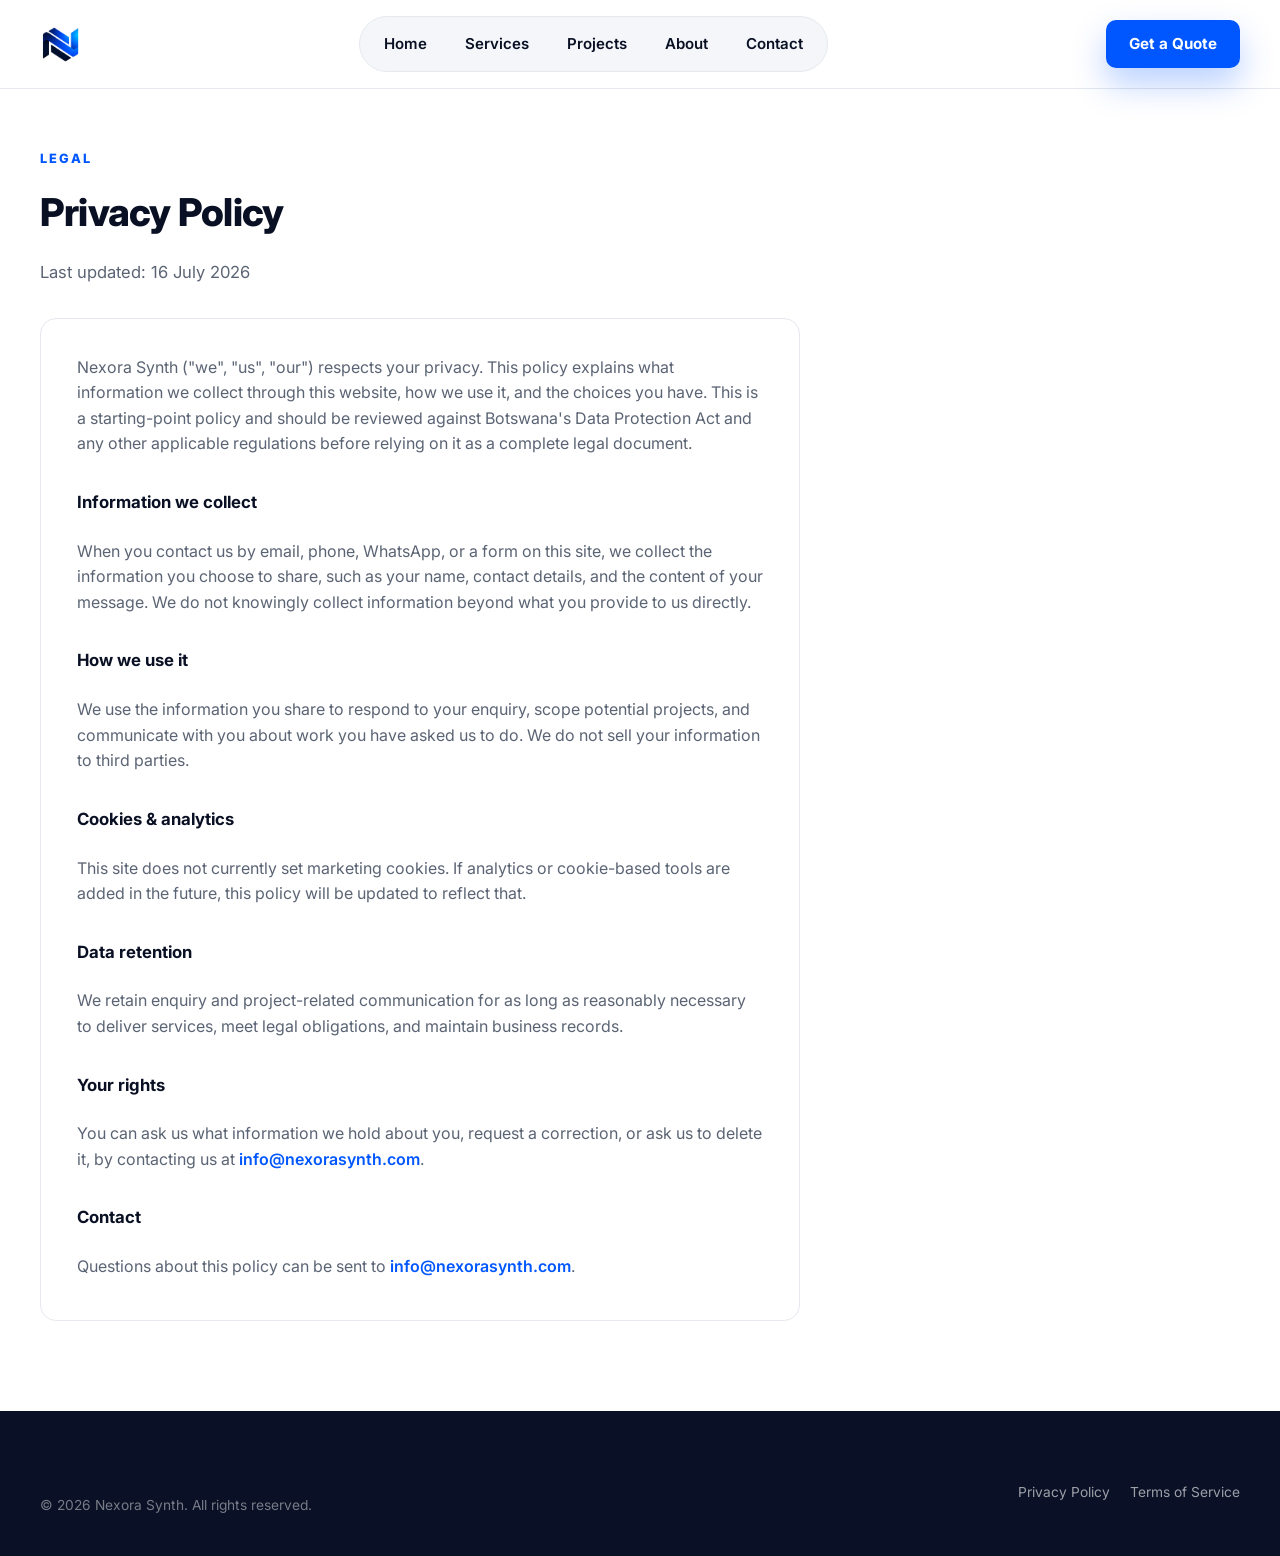
<file: privacy.html>
<!DOCTYPE html>
<html lang="en">
  <head>
    <meta charset="UTF-8" />
    <meta name="viewport" content="width=device-width, initial-scale=1.0" />
    <meta name="description" content="Privacy Policy for Nexora Synth." />
    <title>Privacy Policy | Nexora Synth</title>
    <link rel="icon" type="image/png" sizes="32x32" href="assets/favicon-32.png" />
    <link rel="apple-touch-icon" href="assets/apple-touch-icon.png" />
    <link rel="preconnect" href="https://fonts.googleapis.com" />
    <link rel="preconnect" href="https://fonts.gstatic.com" crossorigin />
    <link
      href="https://fonts.googleapis.com/css2?family=Space+Grotesk:wght@400;500;600;700;800&family=Inter:wght@400;500;600;700;800&display=swap"
      rel="stylesheet"
    />
    <link rel="stylesheet" href="styles.css" />
  </head>
  <body>
    <header class="site-header">
      <div class="wrap">
        <a class="brand-mark" href="index.html" aria-label="Nexora Synth home">
          <img src="assets/logo-web.png" alt="Nexora Synth" />
        </a>
        <div class="header-actions">
          <button class="nav-toggle" type="button" aria-label="Toggle menu" aria-expanded="false" aria-controls="primary-nav">
            <svg class="icon-open" viewBox="0 0 24 24" fill="none" stroke="currentColor" stroke-width="1.8" stroke-linecap="round"><line x1="4" y1="7" x2="20" y2="7" /><line x1="4" y1="12" x2="20" y2="12" /><line x1="4" y1="17" x2="20" y2="17" /></svg>
            <svg class="icon-close" viewBox="0 0 24 24" fill="none" stroke="currentColor" stroke-width="1.8" stroke-linecap="round"><line x1="6" y1="6" x2="18" y2="18" /><line x1="18" y1="6" x2="6" y2="18" /></svg>
          </button>
          <nav class="site-nav" id="primary-nav" aria-label="Primary">
            <a href="index.html#top">Home</a>
            <a href="index.html#services">Services</a>
            <a href="index.html#work">Projects</a>
            <a href="index.html#about">About</a>
            <a href="index.html#contact">Contact</a>
          </nav>
          <a class="button button-primary" href="quote.html">Get a Quote</a>
        </div>
      </div>
    </header>

    <main class="legal-page">
      <div class="wrap">
        <div class="section-heading">
          <span class="eyebrow">Legal</span>
          <h2>Privacy Policy</h2>
          <p>Last updated: 16 July 2026</p>
        </div>

        <div class="legal-body">
          <p>
            Nexora Synth ("we", "us", "our") respects your privacy. This policy explains what
            information we collect through this website, how we use it, and the choices you have.
            This is a starting-point policy and should be reviewed against Botswana's Data
            Protection Act and any other applicable regulations before relying on it as a
            complete legal document.
          </p>

          <h3>Information we collect</h3>
          <p>
            When you contact us by email, phone, WhatsApp, or a form on this site, we collect the
            information you choose to share, such as your name, contact details, and the content
            of your message. We do not knowingly collect information beyond what you provide to
            us directly.
          </p>

          <h3>How we use it</h3>
          <p>
            We use the information you share to respond to your enquiry, scope potential projects,
            and communicate with you about work you have asked us to do. We do not sell your
            information to third parties.
          </p>

          <h3>Cookies & analytics</h3>
          <p>
            This site does not currently set marketing cookies. If analytics or cookie-based tools
            are added in the future, this policy will be updated to reflect that.
          </p>

          <h3>Data retention</h3>
          <p>
            We retain enquiry and project-related communication for as long as reasonably necessary
            to deliver services, meet legal obligations, and maintain business records.
          </p>

          <h3>Your rights</h3>
          <p>
            You can ask us what information we hold about you, request a correction, or ask us to
            delete it, by contacting us at
            <a href="mailto:info@nexorasynth.com">info@nexorasynth.com</a>.
          </p>

          <h3>Contact</h3>
          <p>
            Questions about this policy can be sent to
            <a href="mailto:info@nexorasynth.com">info@nexorasynth.com</a>.
          </p>
        </div>
      </div>
    </main>

    <footer class="site-footer">
      <div class="wrap">
        <div class="footer-bottom" style="border-top:none;padding-top:0;">
          <p>© <span id="year"></span> Nexora Synth. All rights reserved.</p>
          <div class="footer-links-inline">
            <a href="privacy.html">Privacy Policy</a>
            <a href="terms.html">Terms of Service</a>
          </div>
        </div>
      </div>
    </footer>

    <script src="script.js"></script>
  </body>
</html>
</file>
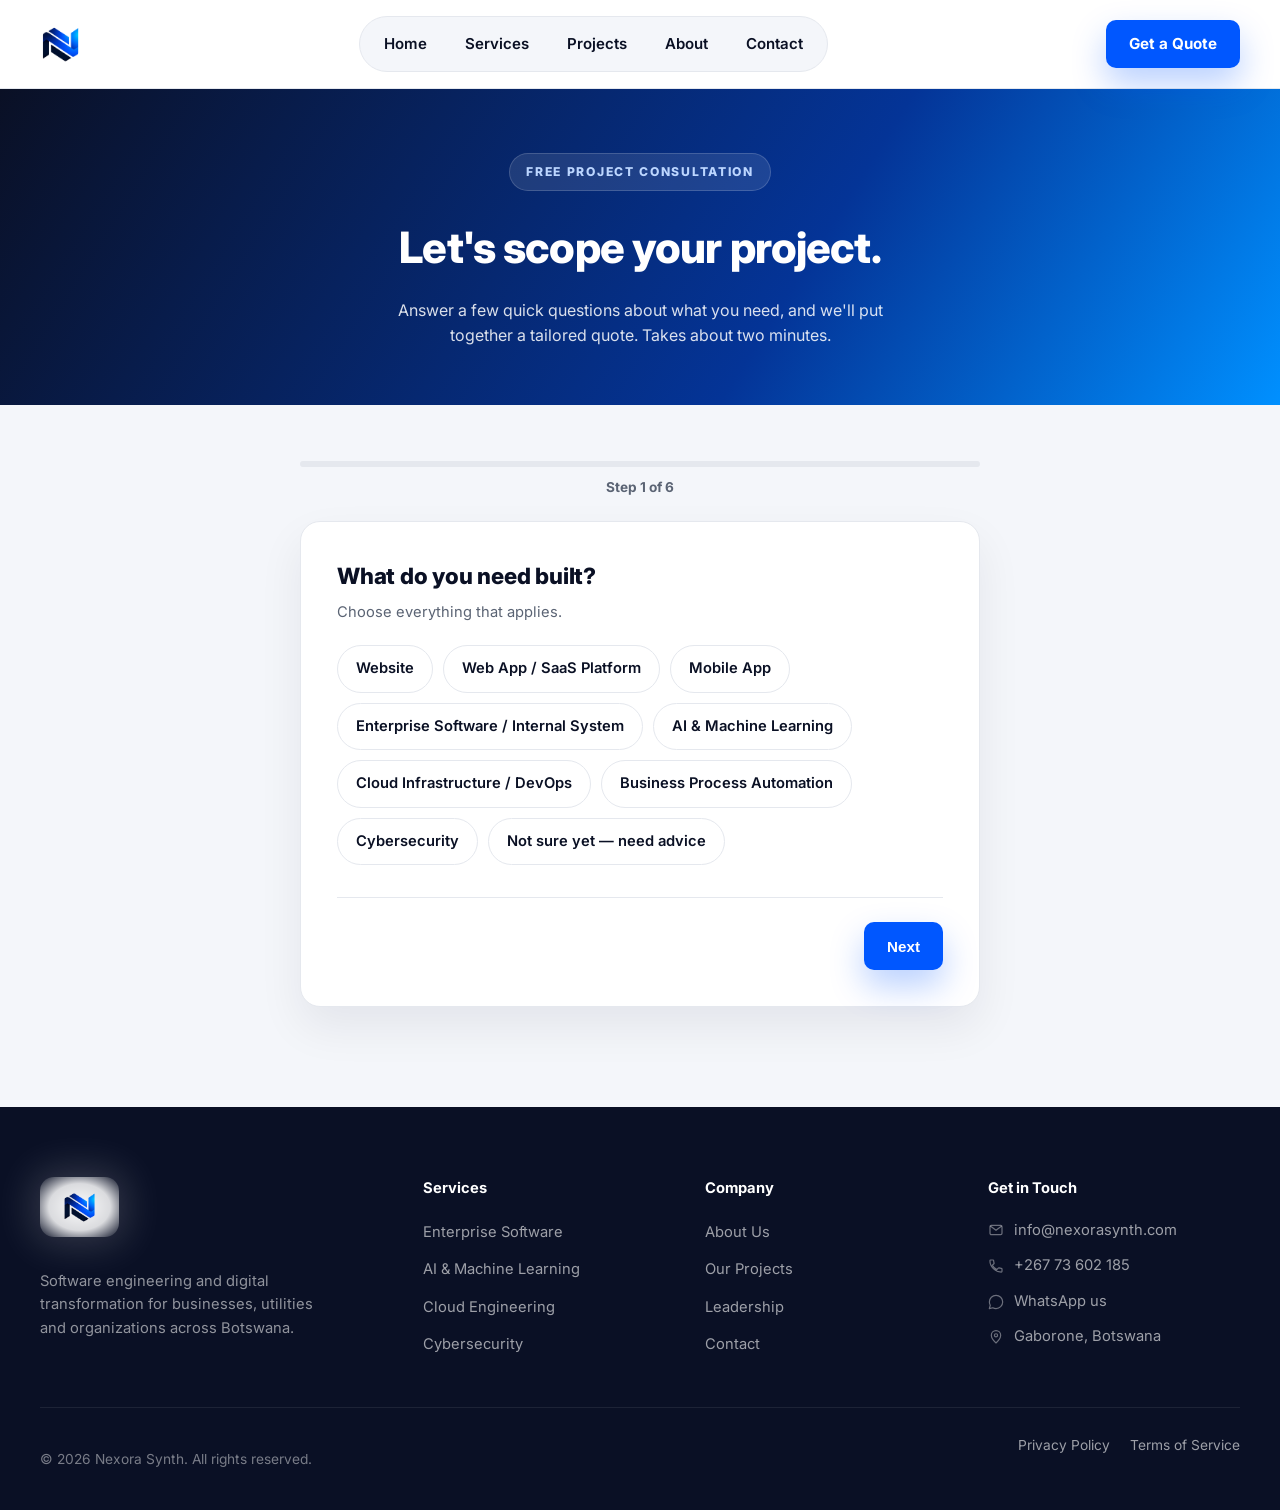
<file: quote.html>
<!DOCTYPE html>
<html lang="en">
  <head>
    <meta charset="UTF-8" />
    <meta name="viewport" content="width=device-width, initial-scale=1.0" />
    <meta
      name="description"
      content="Tell Nexora Synth what you need — app, system, or platform — and get a tailored quote for your project."
    />
    <title>Get a Quote | Nexora Synth</title>

    <link rel="icon" type="image/png" sizes="32x32" href="assets/favicon-32.png" />
    <link rel="icon" type="image/png" sizes="512x512" href="assets/icon-512.png" />
    <link rel="apple-touch-icon" href="assets/apple-touch-icon.png" />
    <meta name="theme-color" content="#0a1025" />

    <link rel="preconnect" href="https://fonts.googleapis.com" />
    <link rel="preconnect" href="https://fonts.gstatic.com" crossorigin />
    <link
      href="https://fonts.googleapis.com/css2?family=Space+Grotesk:wght@400;500;600;700;800&family=Inter:wght@400;500;600;700;800&display=swap"
      rel="stylesheet"
    />
    <link rel="stylesheet" href="styles.css" />
  </head>
  <body>
    <header class="site-header">
      <div class="wrap">
        <a class="brand-mark" href="index.html" aria-label="Nexora Synth home">
          <img src="assets/logo-web.png" alt="Nexora Synth" />
        </a>
        <div class="header-actions">
          <button class="nav-toggle" type="button" aria-label="Toggle menu" aria-expanded="false" aria-controls="primary-nav">
            <svg class="icon-open" viewBox="0 0 24 24" fill="none" stroke="currentColor" stroke-width="1.8" stroke-linecap="round"><line x1="4" y1="7" x2="20" y2="7" /><line x1="4" y1="12" x2="20" y2="12" /><line x1="4" y1="17" x2="20" y2="17" /></svg>
            <svg class="icon-close" viewBox="0 0 24 24" fill="none" stroke="currentColor" stroke-width="1.8" stroke-linecap="round"><line x1="6" y1="6" x2="18" y2="18" /><line x1="18" y1="6" x2="6" y2="18" /></svg>
          </button>
          <nav class="site-nav" id="primary-nav" aria-label="Primary">
            <a href="index.html#top">Home</a>
            <a href="index.html#services">Services</a>
            <a href="index.html#work">Projects</a>
            <a href="index.html#about">About</a>
            <a href="index.html#contact">Contact</a>
          </nav>
          <a class="button button-primary" href="quote.html">Get a Quote</a>
        </div>
      </div>
    </header>

    <main>
      <section class="quote-hero">
        <div class="wrap">
          <p class="hero-badge">Free project consultation</p>
          <h1>Let's scope your project.</h1>
          <p class="lede">Answer a few quick questions about what you need, and we'll put together a tailored quote. Takes about two minutes.</p>
        </div>
      </section>

      <section class="quote-wizard-section">
        <div class="wrap wrap-narrow">
          <div class="wizard-progress">
            <div class="wizard-progress-bar"><span id="wizardProgressFill"></span></div>
            <p class="wizard-step-label" id="wizardStepLabel">Step 1 of 6</p>
          </div>

          <div class="wizard-card">
            <div class="wizard-step" data-step="1">
              <h2>What do you need built?</h2>
              <p class="wizard-hint">Choose everything that applies.</p>
              <div class="chip-grid" role="group" aria-label="Project type">
                <label class="choice-chip">
                  <input type="checkbox" name="projectType" value="Website" />
                  <span>Website</span>
                </label>
                <label class="choice-chip">
                  <input type="checkbox" name="projectType" value="Web App / SaaS Platform" />
                  <span>Web App / SaaS Platform</span>
                </label>
                <label class="choice-chip">
                  <input type="checkbox" name="projectType" value="Mobile App" />
                  <span>Mobile App</span>
                </label>
                <label class="choice-chip">
                  <input type="checkbox" name="projectType" value="Enterprise Software / Internal System" />
                  <span>Enterprise Software / Internal System</span>
                </label>
                <label class="choice-chip">
                  <input type="checkbox" name="projectType" value="AI & Machine Learning" />
                  <span>AI & Machine Learning</span>
                </label>
                <label class="choice-chip">
                  <input type="checkbox" name="projectType" value="Cloud Infrastructure / DevOps" />
                  <span>Cloud Infrastructure / DevOps</span>
                </label>
                <label class="choice-chip">
                  <input type="checkbox" name="projectType" value="Business Process Automation" />
                  <span>Business Process Automation</span>
                </label>
                <label class="choice-chip">
                  <input type="checkbox" name="projectType" value="Cybersecurity" />
                  <span>Cybersecurity</span>
                </label>
                <label class="choice-chip">
                  <input type="checkbox" name="projectType" value="Not sure yet — need advice" />
                  <span>Not sure yet — need advice</span>
                </label>
              </div>
              <p class="field-error" data-error-for="1">Please select at least one option.</p>
            </div>

            <div class="wizard-step" data-step="2" hidden>
              <h2>Tell us more about it</h2>
              <div class="form-group">
                <label for="qDescription">What are you trying to achieve?</label>
                <textarea id="qDescription" rows="5" placeholder="e.g. We need a customer portal where clients can view invoices and pay online..."></textarea>
              </div>
              <div class="form-group">
                <label for="qIntegration">Existing systems to integrate with? <span class="optional-tag">(optional)</span></label>
                <input type="text" id="qIntegration" placeholder="e.g. our current accounting software" />
              </div>
              <p class="field-error" data-error-for="2">Tell us a little about what you need so we can scope it properly.</p>
            </div>

            <div class="wizard-step" data-step="3" hidden>
              <h2>When do you need this live?</h2>
              <div class="choice-list" role="radiogroup" aria-label="Timeline">
                <label class="choice-chip choice-chip-block">
                  <input type="radio" name="timeline" value="ASAP (within 2–4 weeks)" />
                  <span>ASAP (within 2–4 weeks)</span>
                </label>
                <label class="choice-chip choice-chip-block">
                  <input type="radio" name="timeline" value="1–3 months" />
                  <span>1–3 months</span>
                </label>
                <label class="choice-chip choice-chip-block">
                  <input type="radio" name="timeline" value="3–6 months" />
                  <span>3–6 months</span>
                </label>
                <label class="choice-chip choice-chip-block">
                  <input type="radio" name="timeline" value="Flexible / not sure yet" />
                  <span>Flexible / not sure yet</span>
                </label>
              </div>
              <p class="field-error" data-error-for="3">Please choose a timeline.</p>
            </div>

            <div class="wizard-step" data-step="4" hidden>
              <h2>What's your budget range?</h2>
              <p class="wizard-hint">Optional, but it helps us tailor a realistic proposal. Figures in Botswana Pula (BWP).</p>
              <div class="choice-list" role="radiogroup" aria-label="Budget">
                <label class="choice-chip choice-chip-block">
                  <input type="radio" name="budget" value="Under P20,000" />
                  <span>Under P20,000</span>
                </label>
                <label class="choice-chip choice-chip-block">
                  <input type="radio" name="budget" value="P20,000 – P50,000" />
                  <span>P20,000 – P50,000</span>
                </label>
                <label class="choice-chip choice-chip-block">
                  <input type="radio" name="budget" value="P50,000 – P150,000" />
                  <span>P50,000 – P150,000</span>
                </label>
                <label class="choice-chip choice-chip-block">
                  <input type="radio" name="budget" value="P150,000+" />
                  <span>P150,000+</span>
                </label>
                <label class="choice-chip choice-chip-block">
                  <input type="radio" name="budget" value="Not sure yet / prefer to discuss" />
                  <span>Not sure yet / prefer to discuss</span>
                </label>
              </div>
            </div>

            <div class="wizard-step" data-step="5" hidden>
              <h2>How can we reach you?</h2>
              <div class="form-group">
                <label for="qName">Full name</label>
                <input type="text" id="qName" placeholder="Your name" autocomplete="name" />
              </div>
              <div class="form-group">
                <label for="qEmail">Email address</label>
                <input type="email" id="qEmail" placeholder="you@company.com" autocomplete="email" />
              </div>
              <div class="form-group">
                <label for="qPhone">Phone number <span class="optional-tag">(optional)</span></label>
                <input type="tel" id="qPhone" placeholder="+267 71 234 567" autocomplete="tel" />
              </div>
              <div class="form-group">
                <label for="qCompany">Company / organization <span class="optional-tag">(optional)</span></label>
                <input type="text" id="qCompany" placeholder="Your organization" autocomplete="organization" />
              </div>
              <p class="field-error" data-error-for="5">Please add your name and a valid email so we can reply.</p>
            </div>

            <div class="wizard-step" data-step="6" hidden>
              <h2>Review your request</h2>
              <div class="review-summary" id="reviewSummary"></div>
              <p class="wizard-hint">Choose how you'd like to send this — we usually reply within 1 business day.</p>
              <div class="wizard-send-actions">
                <a id="sendWhatsapp" class="button button-primary" target="_blank" rel="noopener">
                  <svg viewBox="0 0 24 24" width="18" height="18" fill="currentColor" aria-hidden="true"><path d="M12.04 2c-5.5 0-9.96 4.46-9.96 9.96 0 1.76.46 3.45 1.32 4.95L2 22l5.2-1.36a9.9 9.9 0 0 0 4.83 1.23h.01c5.5 0 9.96-4.46 9.96-9.96C22 6.46 17.54 2 12.04 2Zm0 18.2a8.2 8.2 0 0 1-4.19-1.15l-.3-.18-3.08.81.82-3-.2-.31a8.22 8.22 0 1 1 6.95 3.83Zm4.5-6.16c-.25-.12-1.47-.72-1.7-.81-.23-.08-.39-.12-.56.13-.16.25-.64.81-.78.97-.14.16-.29.18-.54.06-.25-.13-1.04-.38-1.99-1.22-.73-.65-1.23-1.46-1.37-1.71-.14-.25-.02-.38.11-.51.11-.11.25-.29.37-.43.12-.14.16-.25.25-.41.08-.16.04-.31-.02-.43-.06-.13-.56-1.34-.76-1.84-.2-.48-.41-.42-.56-.42h-.48c-.16 0-.43.06-.65.31-.23.25-.86.84-.86 2.04 0 1.2.88 2.36 1 2.52.12.16 1.73 2.64 4.2 3.7.59.25 1.04.4 1.4.51.59.19 1.12.16 1.55.1.47-.07 1.47-.6 1.68-1.19.21-.58.21-1.08.15-1.19-.06-.1-.23-.16-.48-.28Z"/></svg>
                  Send via WhatsApp
                </a>
                <a id="sendEmail" class="button button-outline-dark">Send via Email</a>
              </div>
            </div>

            <div class="wizard-step wizard-done" data-step="done" hidden>
              <div class="wizard-done-icon">
                <svg viewBox="0 0 24 24" width="34" height="34" fill="none" stroke="currentColor" stroke-width="2.2" stroke-linecap="round" stroke-linejoin="round"><path d="M20 6 9 17l-5-5" /></svg>
              </div>
              <h2>Thank you<span id="thankYouName"></span>!</h2>
              <p>Your project request is on its way. We'll review it and get back to you within 1 business day.</p>
              <a class="button button-primary" href="index.html">Back to homepage</a>
            </div>

            <div class="wizard-nav" id="wizardNav">
              <button type="button" id="wizardBack" class="button button-outline-dark">Back</button>
              <button type="button" id="wizardNext" class="button button-primary">Next</button>
            </div>
          </div>
        </div>
      </section>
    </main>

    <footer class="site-footer">
      <div class="wrap">
        <div class="footer-grid">
          <div class="footer-brand">
            <span class="footer-logo-glow">
              <img src="assets/logo-web.png" alt="Nexora Synth" />
            </span>
            <p>Software engineering and digital transformation for businesses, utilities and organizations across Botswana.</p>
          </div>
          <div class="footer-col">
            <h4>Services</h4>
            <ul>
              <li><a href="index.html#services">Enterprise Software</a></li>
              <li><a href="index.html#services">AI & Machine Learning</a></li>
              <li><a href="index.html#services">Cloud Engineering</a></li>
              <li><a href="index.html#services">Cybersecurity</a></li>
            </ul>
          </div>
          <div class="footer-col">
            <h4>Company</h4>
            <ul>
              <li><a href="index.html#about">About Us</a></li>
              <li><a href="index.html#work">Our Projects</a></li>
              <li><a href="index.html#about">Leadership</a></li>
              <li><a href="index.html#contact">Contact</a></li>
            </ul>
          </div>
          <div class="footer-col">
            <h4>Get in Touch</h4>
            <ul class="footer-contact-list">
              <li>
                <svg viewBox="0 0 24 24" fill="none" stroke="currentColor" stroke-width="1.8" stroke-linecap="round" stroke-linejoin="round"><rect x="3" y="5" width="18" height="14" rx="2" /><path d="m4 6.5 8 6 8-6" /></svg>
                <a href="mailto:info@nexorasynth.com">info@nexorasynth.com</a>
              </li>
              <li>
                <svg viewBox="0 0 24 24" fill="none" stroke="currentColor" stroke-width="1.8" stroke-linecap="round" stroke-linejoin="round"><path d="M6.6 10.8c1.4 2.8 3.8 5.2 6.6 6.6l2.2-2.2c.3-.3.7-.4 1-.3 1.1.4 2.3.6 3.5.6.6 0 1.1.5 1.1 1.1V20c0 .6-.5 1.1-1.1 1.1C10.9 21.1 2.9 13.1 2.9 4.1 2.9 3.5 3.4 3 4 3h3.4c.6 0 1.1.5 1.1 1.1 0 1.2.2 2.4.6 3.5.1.3 0 .7-.3 1L6.6 10.8Z" /></svg>
                <a href="tel:+26773602185">+267 73 602 185</a>
              </li>
              <li>
                <svg viewBox="0 0 24 24" fill="none" stroke="currentColor" stroke-width="1.8" stroke-linecap="round" stroke-linejoin="round"><path d="M12.04 2c-5.5 0-9.96 4.46-9.96 9.96 0 1.76.46 3.45 1.32 4.95L2 22l5.2-1.36a9.9 9.9 0 0 0 4.83 1.23h.01c5.5 0 9.96-4.46 9.96-9.96C22 6.46 17.54 2 12.04 2Z" /></svg>
                <a href="https://wa.me/26773602185" target="_blank" rel="noopener">WhatsApp us</a>
              </li>
              <li>
                <svg viewBox="0 0 24 24" fill="none" stroke="currentColor" stroke-width="1.8" stroke-linecap="round" stroke-linejoin="round"><path d="M12 21s7-6.1 7-11.5A7 7 0 0 0 5 9.5C5 14.9 12 21 12 21Z" /><circle cx="12" cy="9.5" r="2.4" /></svg>
                <span>Gaborone, Botswana</span>
              </li>
            </ul>
          </div>
        </div>
        <div class="footer-bottom">
          <p>© <span id="year"></span> Nexora Synth. All rights reserved.</p>
          <div class="footer-links-inline">
            <a href="privacy.html">Privacy Policy</a>
            <a href="terms.html">Terms of Service</a>
          </div>
        </div>
      </div>
    </footer>

    <script src="script.js"></script>
    <script src="quote.js"></script>
  </body>
</html>
</file>
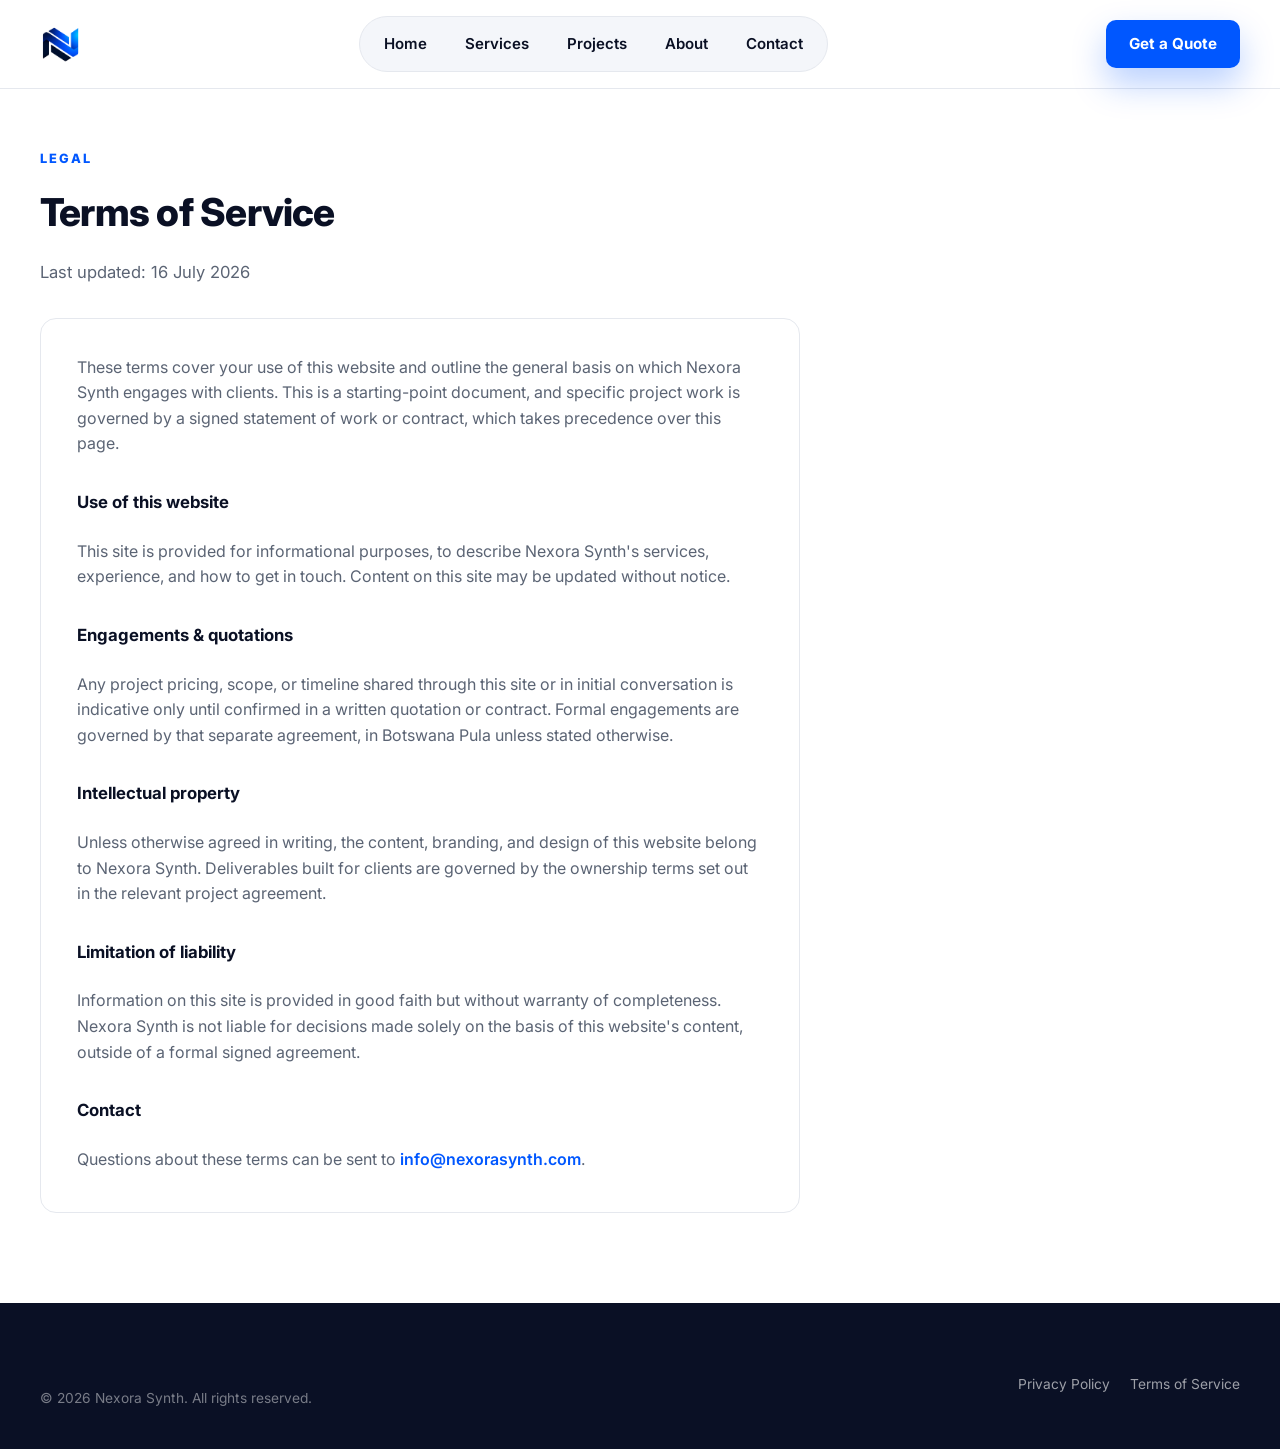
<file: terms.html>
<!DOCTYPE html>
<html lang="en">
  <head>
    <meta charset="UTF-8" />
    <meta name="viewport" content="width=device-width, initial-scale=1.0" />
    <meta name="description" content="Terms of Service for Nexora Synth." />
    <title>Terms of Service | Nexora Synth</title>
    <link rel="icon" type="image/png" sizes="32x32" href="assets/favicon-32.png" />
    <link rel="apple-touch-icon" href="assets/apple-touch-icon.png" />
    <link rel="preconnect" href="https://fonts.googleapis.com" />
    <link rel="preconnect" href="https://fonts.gstatic.com" crossorigin />
    <link
      href="https://fonts.googleapis.com/css2?family=Space+Grotesk:wght@400;500;600;700;800&family=Inter:wght@400;500;600;700;800&display=swap"
      rel="stylesheet"
    />
    <link rel="stylesheet" href="styles.css" />
  </head>
  <body>
    <header class="site-header">
      <div class="wrap">
        <a class="brand-mark" href="index.html" aria-label="Nexora Synth home">
          <img src="assets/logo-web.png" alt="Nexora Synth" />
        </a>
        <div class="header-actions">
          <button class="nav-toggle" type="button" aria-label="Toggle menu" aria-expanded="false" aria-controls="primary-nav">
            <svg class="icon-open" viewBox="0 0 24 24" fill="none" stroke="currentColor" stroke-width="1.8" stroke-linecap="round"><line x1="4" y1="7" x2="20" y2="7" /><line x1="4" y1="12" x2="20" y2="12" /><line x1="4" y1="17" x2="20" y2="17" /></svg>
            <svg class="icon-close" viewBox="0 0 24 24" fill="none" stroke="currentColor" stroke-width="1.8" stroke-linecap="round"><line x1="6" y1="6" x2="18" y2="18" /><line x1="18" y1="6" x2="6" y2="18" /></svg>
          </button>
          <nav class="site-nav" id="primary-nav" aria-label="Primary">
            <a href="index.html#top">Home</a>
            <a href="index.html#services">Services</a>
            <a href="index.html#work">Projects</a>
            <a href="index.html#about">About</a>
            <a href="index.html#contact">Contact</a>
          </nav>
          <a class="button button-primary" href="quote.html">Get a Quote</a>
        </div>
      </div>
    </header>

    <main class="legal-page">
      <div class="wrap">
        <div class="section-heading">
          <span class="eyebrow">Legal</span>
          <h2>Terms of Service</h2>
          <p>Last updated: 16 July 2026</p>
        </div>

        <div class="legal-body">
          <p>
            These terms cover your use of this website and outline the general basis on which
            Nexora Synth engages with clients. This is a starting-point document, and specific
            project work is governed by a signed statement of work or contract, which takes
            precedence over this page.
          </p>

          <h3>Use of this website</h3>
          <p>
            This site is provided for informational purposes, to describe Nexora Synth's
            services, experience, and how to get in touch. Content on this site may be updated
            without notice.
          </p>

          <h3>Engagements & quotations</h3>
          <p>
            Any project pricing, scope, or timeline shared through this site or in initial
            conversation is indicative only until confirmed in a written quotation or contract.
            Formal engagements are governed by that separate agreement, in Botswana Pula unless
            stated otherwise.
          </p>

          <h3>Intellectual property</h3>
          <p>
            Unless otherwise agreed in writing, the content, branding, and design of this website
            belong to Nexora Synth. Deliverables built for clients are governed by the ownership
            terms set out in the relevant project agreement.
          </p>

          <h3>Limitation of liability</h3>
          <p>
            Information on this site is provided in good faith but without warranty of
            completeness. Nexora Synth is not liable for decisions made solely on the basis of
            this website's content, outside of a formal signed agreement.
          </p>

          <h3>Contact</h3>
          <p>
            Questions about these terms can be sent to
            <a href="mailto:info@nexorasynth.com">info@nexorasynth.com</a>.
          </p>
        </div>
      </div>
    </main>

    <footer class="site-footer">
      <div class="wrap">
        <div class="footer-bottom" style="border-top:none;padding-top:0;">
          <p>© <span id="year"></span> Nexora Synth. All rights reserved.</p>
          <div class="footer-links-inline">
            <a href="privacy.html">Privacy Policy</a>
            <a href="terms.html">Terms of Service</a>
          </div>
        </div>
      </div>
    </footer>

    <script src="script.js"></script>
  </body>
</html>
</file>
<file: styles.css>
* {
  box-sizing: border-box;
}

[hidden] {
  display: none !important;
}

:root {
  color-scheme: light;
  --navy: #0a1025;
  --navy-soft: #0d1836;
  --blue-deep: #043497;
  --blue: #0057ff;
  --blue-bright: #0090ff;
  --blue-dark-text: #0a44c4;
  --ink: #0a1024;
  --muted: #5b6474;
  --muted-soft: #8890a0;
  --border: #e5e8ee;
  --bg: #ffffff;
  --bg-grey: #f4f6fa;
  --chip-bg: #eef2fc;
  --shadow: 0 20px 45px rgba(10, 16, 37, 0.07);
  --shadow-lg: 0 30px 70px rgba(10, 16, 37, 0.14);
}

html {
  scroll-behavior: smooth;
}

body {
  margin: 0;
  background: var(--bg);
  color: var(--ink);
  font-family: "Inter", system-ui, sans-serif;
  line-height: 1.6;
  overflow-x: hidden;
  -webkit-font-smoothing: antialiased;
}

a {
  color: inherit;
  text-decoration: none;
}

img {
  max-width: 100%;
  display: block;
}

.wrap {
  width: min(1200px, calc(100% - 40px));
  margin: 0 auto;
}

/* ---------- Header ---------- */
.site-header {
  position: sticky;
  top: 0;
  z-index: 30;
  display: flex;
  align-items: center;
  justify-content: space-between;
  gap: 18px;
  padding: 16px 0;
  background: rgba(255, 255, 255, 0.92);
  backdrop-filter: blur(14px);
  border-bottom: 1px solid var(--border);
}

.site-header .wrap {
  display: flex;
  align-items: center;
  justify-content: space-between;
  gap: 18px;
}

.brand-mark {
  display: grid;
  place-items: center;
}

.brand-mark img {
  height: 38px;
  width: auto;
}

.site-nav {
  display: flex;
  flex-wrap: wrap;
  align-items: center;
  gap: 2px;
  padding: 6px;
  border-radius: 999px;
  background: var(--bg-grey);
  border: 1px solid var(--border);
}

.site-nav a {
  position: relative;
  padding: 9px 18px;
  border-radius: 999px;
  color: var(--ink);
  font-weight: 600;
  font-size: 0.94rem;
  transition: color 220ms ease, background 220ms ease, transform 220ms ease, box-shadow 220ms ease;
}

.site-nav a:hover {
  color: #ffffff;
  background: var(--blue);
  transform: translateY(-1px);
  box-shadow: 0 8px 20px rgba(0, 87, 255, 0.35);
}

/* ---------- Buttons ---------- */
.button {
  display: inline-flex;
  align-items: center;
  justify-content: center;
  gap: 10px;
  min-height: 48px;
  padding: 0 22px;
  border-radius: 10px;
  border: 1px solid transparent;
  font-weight: 700;
  font-size: 0.95rem;
  white-space: nowrap;
  transition: transform 180ms ease, background 180ms ease, border-color 180ms ease, box-shadow 180ms ease;
}

.button:hover {
  transform: translateY(-1px);
}

.button-primary {
  background: var(--blue);
  color: #ffffff;
  box-shadow: 0 16px 34px rgba(0, 87, 255, 0.28);
}

.button-primary:hover {
  background: #0048d9;
}

.button-outline {
  background: transparent;
  border-color: rgba(255, 255, 255, 0.35);
  color: #ffffff;
}

.button-outline:hover {
  border-color: #ffffff;
  background: rgba(255, 255, 255, 0.06);
}

.button-outline-dark {
  background: transparent;
  border-color: var(--border);
  color: var(--ink);
}

.button-outline-dark:hover {
  border-color: var(--blue);
  color: var(--blue);
}

.button-white {
  background: #ffffff;
  color: var(--blue-deep);
}

.button-white:hover {
  background: #eef4ff;
}

/* ---------- Hero ---------- */
.hero {
  position: relative;
  overflow: hidden;
  padding: 76px 0 64px;
  background: linear-gradient(122deg, var(--navy) 0%, var(--blue-deep) 62%, var(--blue-bright) 100%);
  color: #ffffff;
}

.hero .wrap {
  position: relative;
  z-index: 1;
  display: grid;
  grid-template-columns: 1.05fr 0.95fr;
  align-items: center;
  gap: 40px;
}

.hero-badge {
  display: inline-flex;
  padding: 8px 16px;
  border-radius: 999px;
  background: rgba(255, 255, 255, 0.1);
  border: 1px solid rgba(255, 255, 255, 0.16);
  color: #bcd6ff;
  font-size: 0.76rem;
  font-weight: 800;
  text-transform: uppercase;
  letter-spacing: 0.14em;
  margin: 0 0 22px;
}

.hero h1 {
  margin: 0 0 20px;
  font-size: clamp(2.4rem, 3.6vw, 3.2rem);
  line-height: 1.14;
  font-weight: 800;
  letter-spacing: -0.02em;
  max-width: 14ch;
}

.hero h1 em {
  font-style: normal;
  color: #4db2ff;
}

.hero .lede {
  max-width: 46ch;
  margin: 0 0 32px;
  color: rgba(255, 255, 255, 0.82);
  font-size: 1.08rem;
}

.hero-actions {
  display: flex;
  flex-wrap: wrap;
  gap: 14px;
}

.hero-art {
  position: relative;
  display: grid;
  place-items: center;
  min-height: 320px;
}

.hero-art img {
  width: min(420px, 100%);
  filter: drop-shadow(0 30px 60px rgba(0, 60, 200, 0.35));
}

.hero-art .dot {
  position: absolute;
  width: 16px;
  height: 16px;
  border-radius: 5px;
  background: rgba(120, 175, 255, 0.5);
}

.hero-logo-panel {
  width: min(440px, 100%);
  padding: 32px 36px;
  border-radius: 24px;
  background: #ffffff;
  box-shadow: var(--shadow-lg);
}

.hero-art .hero-logo-panel img {
  width: 100%;
  height: auto;
  filter: none;
}

.hero-art .dot-one { top: 8%; right: 12%; }
.hero-art .dot-two { bottom: 12%; left: 20%; background: rgba(255,255,255,0.35); }

/* ---------- Trust strip ---------- */
.trust-strip {
  background: var(--navy);
  border-top: 1px solid rgba(255, 255, 255, 0.06);
}

.trust-strip .wrap {
  display: flex;
  flex-wrap: wrap;
  justify-content: center;
  gap: 0;
  padding: 22px 0;
}

.trust-strip span {
  position: relative;
  padding: 0 34px;
  color: rgba(255, 255, 255, 0.6);
  font-size: 0.94rem;
}

.trust-strip span + span::before {
  content: "";
  position: absolute;
  left: 0;
  top: 50%;
  transform: translateY(-50%);
  width: 1px;
  height: 18px;
  background: rgba(255, 255, 255, 0.14);
}

.trust-strip span b {
  color: #ffffff;
  font-weight: 700;
}

/* ---------- Stats ---------- */
.stats {
  padding: 60px 0;
  border-bottom: 1px solid var(--border);
}

.stats .wrap {
  display: flex;
  justify-content: center;
}

.stats-row {
  display: flex;
  flex-wrap: wrap;
  justify-content: center;
}

.stats-row article {
  position: relative;
  padding: 0 48px;
  text-align: center;
}

.stats-row article + article::before {
  content: "";
  position: absolute;
  left: 0;
  top: 6px;
  bottom: 6px;
  width: 1px;
  background: var(--border);
}

.stats-row strong {
  display: block;
  font-size: clamp(1.9rem, 3vw, 2.4rem);
  font-weight: 800;
  color: var(--blue);
  letter-spacing: -0.02em;
}

.stats-row span {
  color: var(--muted);
  font-size: 0.92rem;
  font-weight: 600;
}

/* ---------- Section heading ---------- */
.section {
  padding: 88px 0;
}

.section-heading {
  max-width: 720px;
  margin: 0 auto 48px;
  text-align: center;
}

.section-heading .eyebrow {
  display: block;
  margin: 0 0 12px;
  color: var(--blue);
  font-size: 0.8rem;
  font-weight: 800;
  text-transform: uppercase;
  letter-spacing: 0.16em;
}

.section-heading h2 {
  margin: 0 0 16px;
  font-size: clamp(1.8rem, 3vw, 2.4rem);
  font-weight: 800;
  letter-spacing: -0.02em;
  color: var(--ink);
}

.section-heading p {
  margin: 0;
  color: var(--muted);
  font-size: 1.04rem;
}

.section-heading.align-left {
  margin: 0 0 40px;
  text-align: left;
}

/* ---------- Service cards ---------- */
.services-grid {
  display: flex;
  gap: 22px;
  overflow-x: auto;
  overflow-y: hidden;
  scroll-snap-type: x proximity;
  padding-bottom: 16px;
  margin-bottom: -16px;
  -webkit-overflow-scrolling: touch;
}

.services-grid::-webkit-scrollbar {
  height: 8px;
}

.services-grid::-webkit-scrollbar-track {
  background: var(--bg-grey);
  border-radius: 999px;
}

.services-grid::-webkit-scrollbar-thumb {
  background: var(--border);
  border-radius: 999px;
}

.service-card {
  position: relative;
  overflow: hidden;
  flex: 0 0 300px;
  scroll-snap-align: start;
  min-height: 280px;
  padding: 24px;
  padding-top: 84px;
  border-radius: 16px;
  border: 1px solid var(--border);
  isolation: isolate;
  transition: transform 300ms cubic-bezier(0.16, 1, 0.3, 1), box-shadow 300ms ease, border-color 300ms ease;
}

.service-card::before,
.service-card::after {
  content: "";
  position: absolute;
  inset: 0;
  z-index: -2;
  transition: transform 600ms cubic-bezier(0.16, 1, 0.3, 1);
}

.service-card::before {
  background-image: linear-gradient(180deg, rgba(9, 16, 37, 0.35) 0%, rgba(9, 16, 37, 0.75) 100%), var(--card-img);
  background-size: cover;
  background-position: center;
  transform: scale(1.04);
  transition: transform 600ms cubic-bezier(0.16, 1, 0.3, 1);
}

.service-card::after {
  background: linear-gradient(160deg, rgba(9, 18, 41, 0.96) 0%, rgba(4, 52, 151, 0.94) 55%, rgba(0, 87, 255, 0.92) 100%);
  transform: translateY(100%);
  z-index: -1;
}

.service-card:hover {
  transform: translateY(-6px);
  box-shadow: var(--shadow-lg);
  border-color: transparent;
}

.service-card:hover::before {
  transform: scale(1.1);
}

.service-card:hover::after {
  transform: translateY(0);
}

.service-icon {
  position: absolute;
  top: 24px;
  right: 24px;
  display: grid;
  place-items: center;
  width: 52px;
  height: 52px;
  border-radius: 12px;
  background: rgba(255, 255, 255, 0.16);
  backdrop-filter: blur(6px);
  color: #ffffff;
  transition: background 300ms ease, color 300ms ease;
}

.service-icon svg {
  width: 26px;
  height: 26px;
}

.service-card:hover .service-icon {
  background: rgba(255, 255, 255, 0.2);
}

.service-card h3 {
  margin: 0;
  font-size: 1.15rem;
  font-weight: 700;
  color: #ffffff;
}

.service-card p {
  margin: 0;
  max-height: 0;
  opacity: 0;
  overflow: hidden;
  color: rgba(255, 255, 255, 0.88);
  font-size: 0.95rem;
  transition: max-height 400ms ease, opacity 300ms ease, margin-top 400ms ease;
}

.service-card:hover p {
  max-height: 160px;
  opacity: 1;
  margin-top: 12px;
}

/* ---------- Generic content grid (about / tech&engagement) ---------- */
.content-grid {
  display: grid;
  grid-template-columns: repeat(2, minmax(0, 1fr));
  gap: 20px;
}

.flat-card {
  padding: 26px;
  border-radius: 16px;
  border: 1px solid var(--border);
  background: #ffffff;
  transition: transform 220ms ease, box-shadow 220ms ease;
}

.flat-card:hover {
  transform: translateY(-3px);
  box-shadow: var(--shadow);
}

.flat-card h3 {
  margin: 0 0 10px;
  font-size: 1.08rem;
  font-weight: 700;
  color: var(--ink);
}

.flat-card p {
  margin: 0;
  color: var(--muted);
}

.flat-card.accent {
  background: linear-gradient(160deg, #eef4ff 0%, #e3edff 100%);
  border-color: rgba(0, 87, 255, 0.16);
}

.checklist {
  margin: 20px 0 0;
  padding: 0;
  list-style: none;
  display: grid;
  gap: 14px;
}

.checklist li {
  position: relative;
  padding-left: 34px;
  color: var(--ink);
  font-weight: 500;
}

.checklist li::before {
  content: "";
  position: absolute;
  left: 0;
  top: 1px;
  width: 22px;
  height: 22px;
  border-radius: 999px;
  background: var(--blue);
}

.checklist li::after {
  content: "";
  position: absolute;
  left: 7px;
  top: 7px;
  width: 9px;
  height: 5px;
  border-left: 2px solid #fff;
  border-bottom: 2px solid #fff;
  transform: rotate(-45deg);
}

/* ---------- Why-us split section ---------- */
.why-us {
  background: var(--bg-grey);
}

.why-split {
  display: grid;
  grid-template-columns: 1fr 1fr;
  gap: 48px;
  align-items: center;
}

.why-split .eyebrow {
  display: block;
  margin: 0 0 12px;
  color: var(--blue);
  font-size: 0.8rem;
  font-weight: 800;
  text-transform: uppercase;
  letter-spacing: 0.16em;
}

.why-split h2 {
  margin: 0 0 22px;
  font-size: clamp(1.7rem, 2.8vw, 2.2rem);
  font-weight: 800;
  letter-spacing: -0.02em;
  color: var(--ink);
}

.why-panel {
  position: relative;
  border-radius: 24px;
  overflow: hidden;
  min-height: 340px;
  display: grid;
  place-items: center;
  background: linear-gradient(150deg, var(--navy) 0%, var(--blue-deep) 55%, var(--blue) 100%);
  box-shadow: var(--shadow-lg);
}

.why-panel img {
  width: min(280px, 70%);
  filter: drop-shadow(0 20px 40px rgba(0, 40, 150, 0.4));
}

/* ---------- Process ---------- */
.process-list {
  display: grid;
  gap: 14px;
}

.process-step {
  display: grid;
  grid-template-columns: 48px 1fr;
  gap: 18px;
  align-items: start;
  padding: 22px 24px;
  border-radius: 14px;
  border: 1px solid var(--border);
  background: #ffffff;
}

.process-step span {
  display: grid;
  place-items: center;
  width: 44px;
  height: 44px;
  border-radius: 12px;
  background: var(--chip-bg);
  color: var(--blue);
  font-weight: 800;
}

.process-step h3 {
  margin: 0 0 6px;
  font-size: 1.05rem;
  font-weight: 700;
  color: var(--ink);
}

.process-step p {
  margin: 0;
  color: var(--muted);
}

/* ---------- Case studies / portfolio ---------- */
.case-study-grid {
  display: grid;
  grid-template-columns: repeat(2, minmax(0, 1fr));
  gap: 22px;
  margin-bottom: 22px;
}

.case-study-card {
  padding: 32px;
  border-radius: 18px;
  border: 1px solid var(--border);
  background: #ffffff;
  transition: transform 220ms ease, box-shadow 220ms ease;
}

.case-study-card:hover {
  transform: translateY(-4px);
  box-shadow: var(--shadow);
}

.portfolio-tag {
  display: inline-flex;
  margin: 0 0 14px;
  padding: 6px 12px;
  border-radius: 999px;
  background: var(--chip-bg);
  color: var(--blue-dark-text);
  font-size: 0.78rem;
  font-weight: 700;
}

.case-study-card h3 {
  margin: 0 0 18px;
  font-size: 1.3rem;
  font-weight: 700;
  color: var(--ink);
  max-width: 26ch;
}

.case-study-body {
  display: grid;
  gap: 16px;
}

.case-label {
  display: block;
  margin-bottom: 6px;
  color: var(--blue);
  font-size: 0.74rem;
  font-weight: 800;
  text-transform: uppercase;
  letter-spacing: 0.12em;
}

.case-study-body p {
  margin: 0;
  color: var(--muted);
}

.case-study-tags {
  display: flex;
  flex-wrap: wrap;
  gap: 8px;
  margin: 20px 0 0;
}

.case-study-tags span {
  padding: 6px 12px;
  border-radius: 999px;
  border: 1px solid var(--border);
  background: var(--bg-grey);
  color: var(--muted);
  font-size: 0.76rem;
  font-weight: 600;
}

.case-outcomes {
  margin: 20px 0 0;
  padding: 16px 0 0;
  list-style: none;
  display: grid;
  gap: 10px;
  border-top: 1px solid var(--border);
}

.case-outcomes li {
  position: relative;
  padding-left: 22px;
  color: var(--ink);
  font-size: 0.92rem;
  font-weight: 600;
}

.case-outcomes li::before {
  content: "";
  position: absolute;
  left: 0;
  top: 0.5em;
  width: 8px;
  height: 8px;
  border-radius: 999px;
  background: var(--blue);
}

.portfolio-grid {
  display: grid;
  grid-template-columns: repeat(4, minmax(0, 1fr));
  gap: 18px;
}

.portfolio-card {
  position: relative;
  padding: 24px;
  border-radius: 14px;
  border: 1px solid var(--border);
  background: #ffffff;
  transition: transform 220ms ease, box-shadow 220ms ease;
}

.recognition-badge {
  position: absolute;
  top: 18px;
  right: 18px;
  display: inline-flex;
  align-items: center;
  gap: 5px;
  padding: 5px 10px;
  border-radius: 999px;
  background: #fff6e0;
  border: 1px solid #f0d89a;
  color: #92660a;
  font-size: 0.7rem;
  font-weight: 700;
  letter-spacing: 0.01em;
}

.recognition-badge svg {
  width: 12px;
  height: 12px;
  flex: none;
}

.portfolio-card:hover {
  transform: translateY(-3px);
  box-shadow: var(--shadow);
}

.portfolio-card h3 {
  margin: 0 0 8px;
  font-size: 1.02rem;
  font-weight: 700;
  color: var(--ink);
}

.portfolio-card p {
  margin: 0;
  color: var(--muted);
  font-size: 0.9rem;
}

/* ---------- Founder ---------- */
.founder-grid {
  display: grid;
  grid-template-columns: repeat(2, minmax(0, 1fr));
  gap: 22px;
}

.founder-card {
  padding: 30px;
  border-radius: 18px;
  border: 1px solid var(--border);
  background: #ffffff;
}

.founder-photo {
  width: 88px;
  height: 88px;
  border-radius: 16px;
  overflow: hidden;
  margin-bottom: 18px;
}

.founder-photo img {
  width: 100%;
  height: 100%;
  object-fit: cover;
  object-position: 50% 25%;
}

.founder-card h3 {
  margin: 0;
  font-size: 1.15rem;
  font-weight: 700;
  color: var(--ink);
}

.founder-role {
  margin: 8px 0 14px;
  color: var(--blue-dark-text);
  font-weight: 700;
  font-size: 0.92rem;
}

.founder-card p {
  margin: 0;
  color: var(--muted);
}

.founder-quote {
  display: grid;
  align-content: center;
  gap: 18px;
  background: linear-gradient(160deg, #eef4ff 0%, #e3edff 100%);
  border-color: rgba(0, 87, 255, 0.16);
}

.founder-quote p {
  color: var(--ink);
  font-size: 1.15rem;
  font-weight: 500;
}

.founder-quote span {
  color: var(--muted);
  font-weight: 600;
}

/* ---------- CTA banner ---------- */
.cta-banner {
  padding: 90px 0;
  text-align: center;
  background: linear-gradient(120deg, var(--blue-deep) 0%, var(--blue) 55%, var(--blue-bright) 100%);
  color: #ffffff;
}

.cta-banner h2 {
  margin: 0 0 16px;
  font-size: clamp(1.9rem, 3vw, 2.5rem);
  font-weight: 800;
  letter-spacing: -0.02em;
}

.cta-banner p {
  margin: 0 auto 32px;
  max-width: 56ch;
  color: rgba(255, 255, 255, 0.86);
  font-size: 1.08rem;
}

.cta-banner .button {
  min-height: 54px;
  padding: 0 30px;
}

.cta-actions {
  display: flex;
  flex-wrap: wrap;
  justify-content: center;
  gap: 14px;
}

/* ---------- Footer ---------- */
.site-footer {
  background: var(--navy);
  color: rgba(255, 255, 255, 0.7);
  padding: 70px 0 0;
}

.footer-grid {
  display: grid;
  grid-template-columns: 1.4fr 1fr 1fr 1fr;
  gap: 30px;
  padding-bottom: 50px;
  border-bottom: 1px solid rgba(255, 255, 255, 0.08);
}

.footer-logo-glow {
  display: inline-flex;
  align-items: center;
  justify-content: center;
  padding: 14px 22px;
  margin-bottom: 18px;
  border-radius: 14px;
  background: radial-gradient(ellipse at center, rgba(255, 255, 255, 0.98) 0%, rgba(255, 255, 255, 0.85) 55%, rgba(255, 255, 255, 0) 100%);
  box-shadow: 0 0 40px 6px rgba(255, 255, 255, 0.18);
}

.footer-brand img {
  height: 32px;
  display: block;
}

.footer-brand p {
  max-width: 32ch;
  color: rgba(255, 255, 255, 0.55);
  font-size: 0.92rem;
}

.footer-col h4 {
  margin: 0 0 18px;
  color: #ffffff;
  font-size: 0.92rem;
  font-weight: 700;
}

.footer-col ul {
  list-style: none;
  margin: 0;
  padding: 0;
  display: grid;
  gap: 12px;
}

.footer-col a,
.footer-col span {
  color: rgba(255, 255, 255, 0.6);
  font-size: 0.92rem;
}

.footer-col a:hover {
  color: #ffffff;
}

.footer-contact-list li {
  display: flex;
  align-items: center;
  gap: 10px;
}

.footer-contact-list svg {
  width: 16px;
  height: 16px;
  flex: none;
  color: rgba(255, 255, 255, 0.4);
}

.footer-bottom {
  display: flex;
  flex-wrap: wrap;
  justify-content: space-between;
  gap: 12px;
  padding: 26px 0;
  font-size: 0.86rem;
  color: rgba(255, 255, 255, 0.45);
}

.footer-bottom a {
  color: rgba(255, 255, 255, 0.6);
}

.footer-bottom a:hover {
  color: #ffffff;
}

.footer-links-inline {
  display: flex;
  gap: 20px;
}

/* ---------- Legal pages ---------- */
.legal-page {
  padding: 60px 0 90px;
}

.legal-page .section-heading {
  text-align: left;
  margin: 0 0 32px;
}

.legal-body {
  max-width: 760px;
  padding: 36px;
  border-radius: 16px;
  border: 1px solid var(--border);
  background: #ffffff;
  display: grid;
  gap: 6px;
}

.legal-body h3 {
  margin-top: 22px;
  font-size: 1.05rem;
  color: var(--ink);
}

.legal-body p {
  margin: 0 0 4px;
  color: var(--muted);
}

.legal-body a {
  color: var(--blue);
  font-weight: 600;
}

/* ---------- Reveal ---------- */
.reveal {
  opacity: 0;
  transform: translateY(22px);
  transition: opacity 650ms ease, transform 650ms ease;
}

.reveal.is-visible {
  opacity: 1;
  transform: translateY(0);
}

/* ---------- Responsive ---------- */
@media (max-width: 1080px) {
  .content-grid,
  .why-split,
  .founder-grid {
    grid-template-columns: 1fr;
  }

  .service-card {
    flex-basis: 260px;
  }

  .portfolio-grid,
  .case-study-grid {
    grid-template-columns: repeat(2, minmax(0, 1fr));
  }

  .hero .wrap {
    grid-template-columns: 1fr;
    text-align: left;
  }

  .hero-art {
    min-height: 220px;
    order: -1;
  }

  .hero-art img {
    width: min(260px, 70%);
  }

  .hero-logo-panel {
    width: min(320px, 84%);
    padding: 22px 24px;
    border-radius: 18px;
  }

  .hero-art .hero-logo-panel img {
    width: 100%;
  }
}

/* ---------- Header actions group ---------- */
.header-actions {
  display: contents;
}

/* ---------- Mobile nav toggle ---------- */
.nav-toggle {
  display: none;
  align-items: center;
  justify-content: center;
  width: 42px;
  height: 42px;
  flex: none;
  border-radius: 10px;
  border: 1px solid var(--border);
  background: #ffffff;
  color: var(--ink);
}

.nav-toggle svg {
  width: 20px;
  height: 20px;
}

.nav-toggle .icon-close {
  display: none;
}

.site-header.nav-open .nav-toggle .icon-open {
  display: none;
}

.site-header.nav-open .nav-toggle .icon-close {
  display: block;
}

@media (max-width: 760px) {
  .site-header .wrap {
    flex-wrap: nowrap;
  }

  .header-actions {
    display: flex;
    align-items: center;
    gap: 10px;
    position: relative;
  }

  .nav-toggle {
    display: inline-flex;
  }

  .site-nav {
    display: none;
    position: absolute;
    top: calc(100% + 10px);
    right: 0;
    left: auto;
    width: max-content;
    min-width: 170px;
    flex-direction: column;
    align-items: stretch;
    gap: 4px;
    padding: 10px;
    background: #ffffff;
    border: 1px solid var(--border);
    border-radius: 16px;
    box-shadow: var(--shadow-lg);
    z-index: 40;
  }

  .site-header.nav-open .site-nav {
    display: flex;
  }

  .site-nav a {
    text-align: center;
  }

  .section {
    padding: 64px 0;
  }

  .trust-strip .wrap {
    flex-direction: column;
    align-items: flex-start;
    gap: 14px;
    padding: 22px 0;
  }

  .trust-strip span {
    padding: 0;
  }

  .trust-strip span + span::before {
    display: none;
  }

  .stats-row {
    gap: 28px 0;
  }

  .stats-row article {
    width: 50%;
    padding: 0 12px;
  }

  .stats-row article:nth-child(odd)::before {
    display: none;
  }

  .portfolio-grid,
  .case-study-grid {
    grid-template-columns: 1fr;
  }

  .footer-grid {
    grid-template-columns: 1fr 1fr;
  }
}

/* ---------- Value proposition band ---------- */
.value-prop {
  background: var(--bg-grey);
  text-align: center;
}

.value-prop p {
  max-width: 78ch;
  margin: 0 auto;
  font-size: clamp(1.15rem, 2vw, 1.4rem);
  font-weight: 500;
  line-height: 1.55;
  color: var(--ink);
}

/* ---------- Stats (expanded) ---------- */
.stats-grid {
  display: grid;
  grid-template-columns: repeat(5, minmax(0, 1fr));
  gap: 0;
}

.stats-grid article {
  position: relative;
  padding: 0 20px;
  text-align: center;
}

.stats-grid article + article::before {
  content: "";
  position: absolute;
  left: 0;
  top: 6px;
  bottom: 6px;
  width: 1px;
  background: var(--border);
}

.stats-grid strong {
  display: block;
  font-size: clamp(1.7rem, 2.6vw, 2.2rem);
  font-weight: 800;
  color: var(--blue);
  letter-spacing: -0.02em;
}

.stats-grid span {
  color: var(--muted);
  font-size: 0.86rem;
  font-weight: 600;
}

.mission-line {
  display: flex;
  align-items: center;
  justify-content: center;
  gap: 14px;
  margin-top: 36px;
  padding-top: 32px;
  border-top: 1px solid var(--border);
  text-align: center;
  flex-wrap: wrap;
}

.mission-line strong {
  font-size: 1.4rem;
  font-weight: 800;
  color: var(--blue);
}

.mission-line span {
  color: var(--ink);
  font-weight: 600;
  font-size: 1.05rem;
}

/* ---------- Chip cloud (capabilities / industries) ---------- */
.chip-cloud {
  display: flex;
  flex-wrap: wrap;
  gap: 12px;
  justify-content: center;
}

.chip-cloud span {
  padding: 10px 18px;
  border-radius: 999px;
  border: 1px solid var(--border);
  background: #ffffff;
  color: var(--ink);
  font-size: 0.92rem;
  font-weight: 600;
  transition: transform 180ms ease, border-color 180ms ease, background 180ms ease;
}

.chip-cloud span:hover {
  transform: translateY(-2px);
  border-color: rgba(0, 87, 255, 0.3);
  background: var(--chip-bg);
  color: var(--blue-dark-text);
}

.chip-cloud.on-dark span {
  background: rgba(255, 255, 255, 0.06);
  border-color: rgba(255, 255, 255, 0.14);
  color: rgba(255, 255, 255, 0.85);
}

.chip-cloud.on-dark span:hover {
  background: rgba(255, 255, 255, 0.12);
  border-color: rgba(255, 255, 255, 0.3);
  color: #ffffff;
}

/* ---------- Technology stack ---------- */
.tech-stack-grid {
  display: grid;
  grid-template-columns: repeat(4, minmax(0, 1fr));
  gap: 18px;
}

.tech-card {
  padding: 24px;
  border-radius: 14px;
  border: 1px solid var(--border);
  background: #ffffff;
}

.tech-card h3 {
  margin: 0 0 14px;
  font-size: 0.82rem;
  font-weight: 800;
  text-transform: uppercase;
  letter-spacing: 0.1em;
  color: var(--blue);
}

.tech-card ul {
  margin: 0;
  padding: 0;
  list-style: none;
  display: grid;
  gap: 9px;
}

.tech-card li {
  color: var(--ink);
  font-size: 0.92rem;
  font-weight: 500;
}

/* ---------- Achievement checklist (portfolio cards) ---------- */
.achievement-list {
  margin: 14px 0 0;
  padding: 0;
  list-style: none;
  display: grid;
  gap: 8px;
}

.achievement-list li {
  position: relative;
  padding-left: 24px;
  color: var(--ink);
  font-size: 0.88rem;
  font-weight: 500;
}

.achievement-list li::before {
  content: "";
  position: absolute;
  left: 0;
  top: 0.35em;
  width: 14px;
  height: 8px;
  border-left: 2px solid var(--blue);
  border-bottom: 2px solid var(--blue);
  transform: rotate(-45deg);
}

/* ---------- Professional development ---------- */
.credential-row {
  display: flex;
  flex-wrap: wrap;
  gap: 14px;
  margin-top: 18px;
}

.credential-chip {
  display: flex;
  align-items: center;
  gap: 10px;
  padding: 10px 16px;
  border-radius: 12px;
  border: 1px solid var(--border);
  background: var(--bg-grey);
  font-size: 0.88rem;
  font-weight: 600;
  color: var(--ink);
}

.credential-chip .status {
  font-size: 0.7rem;
  font-weight: 700;
  text-transform: uppercase;
  letter-spacing: 0.05em;
  color: var(--blue);
}

@media (max-width: 1080px) {
  .tech-stack-grid {
    grid-template-columns: repeat(2, minmax(0, 1fr));
  }

  .stats-grid {
    grid-template-columns: repeat(3, minmax(0, 1fr));
    gap: 24px 0;
  }

  .stats-grid article:nth-child(3n+1)::before {
    display: none;
  }
}

@media (max-width: 760px) {
  .tech-stack-grid {
    grid-template-columns: 1fr;
  }

  .stats-grid {
    grid-template-columns: repeat(2, minmax(0, 1fr));
  }

  .stats-grid article:nth-child(odd)::before {
    display: none;
  }
}

@media (prefers-reduced-motion: reduce) {
  html { scroll-behavior: auto; }
  .reveal { transition: none; opacity: 1; transform: none; }
}

/* ---------- Card icons (About / Engagement) ---------- */
.card-icon {
  display: grid;
  place-items: center;
  width: 44px;
  height: 44px;
  margin-bottom: 16px;
  border-radius: 11px;
  background: var(--chip-bg);
  color: var(--blue);
}

.card-icon svg {
  width: 22px;
  height: 22px;
}

.flat-card.accent .card-icon {
  background: rgba(255, 255, 255, 0.6);
}

/* ---------- Tech stack card heading with icon ---------- */
.tech-card h3 {
  display: flex;
  align-items: center;
  gap: 10px;
}

.tech-card h3 svg {
  width: 18px;
  height: 18px;
  flex: none;
  color: var(--blue);
}

/* ---------- Portfolio card icon badge ---------- */
.portfolio-card .card-icon {
  width: 40px;
  height: 40px;
  margin-bottom: 14px;
}

.portfolio-card .card-icon svg {
  width: 20px;
  height: 20px;
}

/* ---------- Quote wizard ---------- */
.wrap-narrow {
  width: min(680px, calc(100% - 40px));
  margin: 0 auto;
}

.quote-hero {
  padding: 64px 0 56px;
  background: linear-gradient(122deg, var(--navy) 0%, var(--blue-deep) 62%, var(--blue-bright) 100%);
  color: #ffffff;
  text-align: center;
}

.quote-hero .hero-badge {
  margin-left: auto;
  margin-right: auto;
}

.quote-hero h1 {
  margin: 0 0 16px;
  font-size: clamp(2rem, 4vw, 2.7rem);
  font-weight: 800;
  letter-spacing: -0.02em;
}

.quote-hero .lede {
  max-width: 52ch;
  margin: 0 auto;
  color: rgba(255, 255, 255, 0.85);
}

.quote-wizard-section {
  padding: 56px 0 100px;
  background: var(--bg-grey);
}

.wizard-progress {
  margin-bottom: 22px;
}

.wizard-progress-bar {
  height: 6px;
  border-radius: 999px;
  background: var(--border);
  overflow: hidden;
}

.wizard-progress-bar span {
  display: block;
  height: 100%;
  background: var(--blue);
  border-radius: 999px;
  transition: width 300ms ease;
}

.wizard-step-label {
  margin: 10px 0 0;
  font-size: 0.85rem;
  font-weight: 700;
  color: var(--muted);
  text-align: center;
}

.wizard-card {
  padding: 36px;
  border-radius: 20px;
  border: 1px solid var(--border);
  background: #ffffff;
  box-shadow: var(--shadow);
}

.wizard-step h2 {
  margin: 0 0 8px;
  font-size: 1.4rem;
  font-weight: 800;
  letter-spacing: -0.01em;
}

.wizard-hint {
  margin: 0 0 20px;
  color: var(--muted);
  font-size: 0.92rem;
}

.chip-grid,
.choice-list {
  display: flex;
  flex-wrap: wrap;
  gap: 10px;
}

.choice-list {
  flex-direction: column;
}

.choice-chip {
  position: relative;
  display: inline-flex;
}

.choice-chip input {
  position: absolute;
  opacity: 0;
  width: 1px;
  height: 1px;
}

.choice-chip span {
  display: inline-flex;
  align-items: center;
  padding: 11px 18px;
  border-radius: 999px;
  border: 1px solid var(--border);
  background: #ffffff;
  color: var(--ink);
  font-size: 0.92rem;
  font-weight: 600;
  cursor: pointer;
  transition: transform 180ms ease, border-color 180ms ease, background 180ms ease, color 180ms ease;
}

.choice-chip-block {
  display: flex;
  width: 100%;
}

.choice-chip-block span {
  width: 100%;
  border-radius: 12px;
}

.choice-chip span:hover {
  border-color: rgba(0, 87, 255, 0.35);
  background: var(--chip-bg);
}

.choice-chip input:checked + span {
  border-color: var(--blue);
  background: var(--blue);
  color: #ffffff;
}

.choice-chip input:focus-visible + span {
  outline: 2px solid var(--blue);
  outline-offset: 2px;
}

.form-group {
  margin-bottom: 18px;
}

.form-group label {
  display: block;
  margin-bottom: 8px;
  font-size: 0.92rem;
  font-weight: 700;
  color: var(--ink);
}

.optional-tag {
  font-weight: 500;
  color: var(--muted-soft);
}

.form-group input[type="text"],
.form-group input[type="email"],
.form-group input[type="tel"],
.form-group textarea {
  width: 100%;
  padding: 13px 16px;
  border-radius: 10px;
  border: 1px solid var(--border);
  background: #ffffff;
  color: var(--ink);
  font-family: inherit;
  font-size: 0.95rem;
  transition: border-color 180ms ease, box-shadow 180ms ease;
}

.form-group input:focus,
.form-group textarea:focus {
  outline: none;
  border-color: var(--blue);
  box-shadow: 0 0 0 3px rgba(0, 87, 255, 0.15);
}

.form-group textarea {
  resize: vertical;
  min-height: 110px;
}

.field-error {
  display: none;
  margin: 14px 0 0;
  padding: 10px 14px;
  border-radius: 10px;
  background: #fdecec;
  color: #b3261e;
  font-size: 0.86rem;
  font-weight: 600;
}

.field-error.is-visible {
  display: block;
}

.review-summary {
  display: grid;
  gap: 12px;
  margin-bottom: 24px;
  padding: 20px;
  border-radius: 14px;
  background: var(--bg-grey);
}

.review-row {
  display: grid;
  grid-template-columns: 160px 1fr;
  gap: 12px;
  font-size: 0.92rem;
}

.review-label {
  color: var(--muted);
  font-weight: 700;
}

.review-value {
  color: var(--ink);
  font-weight: 500;
  word-break: break-word;
}

.wizard-send-actions {
  display: flex;
  flex-wrap: wrap;
  gap: 12px;
}

.wizard-nav {
  display: flex;
  align-items: center;
  justify-content: space-between;
  margin-top: 32px;
  padding-top: 24px;
  border-top: 1px solid var(--border);
}

.wizard-done {
  text-align: center;
  padding: 20px 0;
}

.wizard-done-icon {
  display: grid;
  place-items: center;
  width: 64px;
  height: 64px;
  margin: 0 auto 20px;
  border-radius: 50%;
  background: var(--chip-bg);
  color: var(--blue);
}

.wizard-done h2 {
  margin-bottom: 10px;
}

.wizard-done p {
  max-width: 44ch;
  margin: 0 auto 26px;
  color: var(--muted);
}

@media (max-width: 640px) {
  .wizard-card {
    padding: 24px;
  }

  .review-row {
    grid-template-columns: 1fr;
    gap: 4px;
  }
}
</file>
